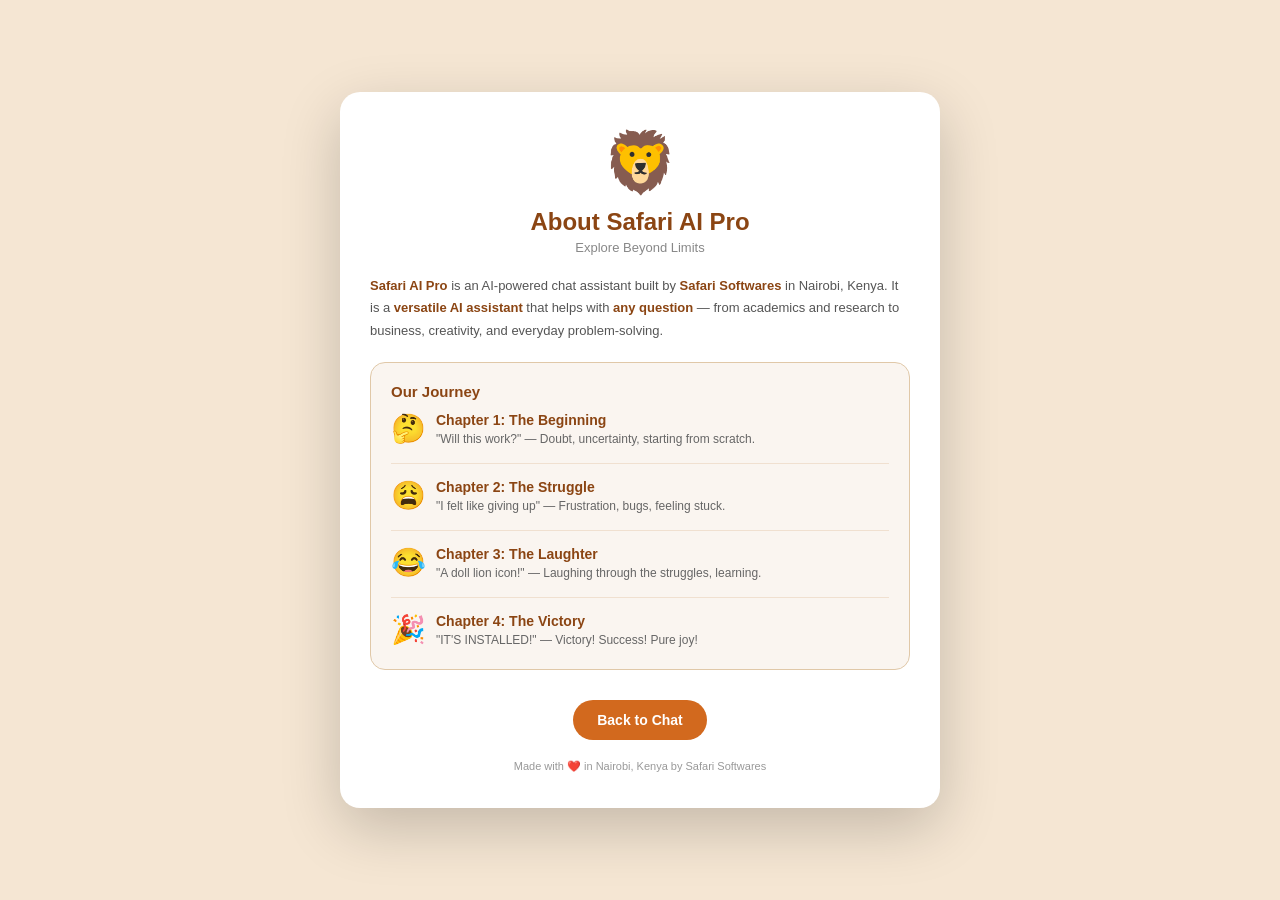
<file: templates/about.html>
<!DOCTYPE html>
<html>
<head>
<meta charset="UTF-8">
<meta name="viewport" content="width=device-width,initial-scale=1.0">
<title>About - Safari AI Pro</title>
<style>
*{margin:0;padding:0;box-sizing:border-box}
body{font-family:'Segoe UI',sans-serif;background:#f5e6d3;min-height:100vh;display:flex;justify-content:center;align-items:center;padding:20px}
.c{background:#fff;border-radius:20px;box-shadow:0 20px 60px rgba(0,0,0,.2);width:100%;max-width:600px;padding:35px 30px;text-align:center}
.logo{font-size:60px;margin-bottom:10px}
h1{color:#8b4513;font-size:24px;margin-bottom:4px}
.subtitle{color:#888;font-size:13px;margin-bottom:20px}
.story-box{background:#faf5f0;border-radius:15px;padding:20px;text-align:left;margin-bottom:20px;border:1px solid #e0c8a8}
.chapter{display:flex;align-items:flex-start;gap:10px;margin-bottom:15px;padding-bottom:15px;border-bottom:1px solid #f0e0d0}
.chapter:last-child{border-bottom:none;margin-bottom:0;padding-bottom:0}
.chapter .emoji{font-size:28px;flex-shrink:0}
.chapter .text h3{color:#8b4513;font-size:14px;margin-bottom:2px}
.chapter .text p{color:#666;font-size:12px;line-height:1.5}
.about-text{color:#555;font-size:13px;line-height:1.7;margin-bottom:20px;text-align:left}
.about-text strong{color:#8b4513}
.btn{display:inline-block;background:#d2691e;color:#fff;padding:12px 24px;border-radius:25px;text-decoration:none;font-weight:bold;font-size:14px;margin-top:10px}
.btn:hover{background:#8b4513}
.footer-note{text-align:center;margin-top:20px;font-size:11px;color:#999}
@media(max-width:400px){
    .c{padding:25px 20px}
    h1{font-size:20px}
}
</style>
</head>
<body>
<div class="c">
<div class="logo">&#x1F981;</div>
<h1>About Safari AI Pro</h1>
<p class="subtitle">Explore Beyond Limits</p>

<div class="about-text">
<p><strong>Safari AI Pro</strong> is an AI-powered chat assistant built by <strong>Safari Softwares</strong> in Nairobi, Kenya. It is a <strong>versatile AI assistant</strong> that helps with <strong>any question</strong> — from academics and research to business, creativity, and everyday problem-solving.</p>
</div>

<div class="story-box">
<h3 style="color:#8b4513;margin-bottom:12px;font-size:15px">Our Journey</h3>
<div class="chapter">
<div class="emoji">&#x1F914;</div>
<div class="text"><h3>Chapter 1: The Beginning</h3><p>"Will this work?" — Doubt, uncertainty, starting from scratch.</p></div>
</div>
<div class="chapter">
<div class="emoji">&#x1F629;</div>
<div class="text"><h3>Chapter 2: The Struggle</h3><p>"I felt like giving up" — Frustration, bugs, feeling stuck.</p></div>
</div>
<div class="chapter">
<div class="emoji">&#x1F602;</div>
<div class="text"><h3>Chapter 3: The Laughter</h3><p>"A doll lion icon!" — Laughing through the struggles, learning.</p></div>
</div>
<div class="chapter">
<div class="emoji">&#x1F389;</div>
<div class="text"><h3>Chapter 4: The Victory</h3><p>"IT'S INSTALLED!" — Victory! Success! Pure joy!</p></div>
</div>
</div>

<a href="/" class="btn">Back to Chat</a>
<p class="footer-note">Made with &#x2764;&#xFE0F; in Nairobi, Kenya by Safari Softwares</p>
</div>
</body>
</html>
</file>
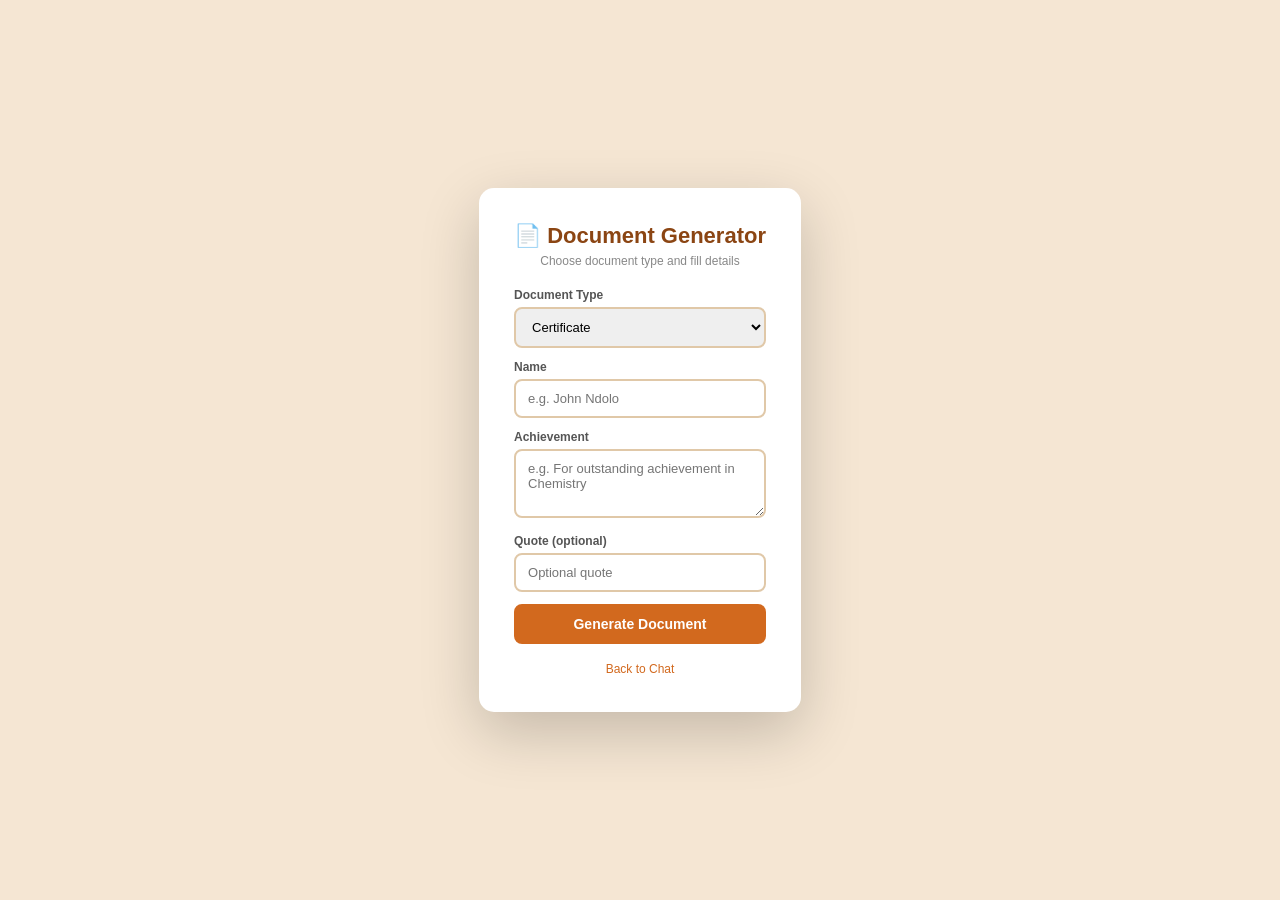
<file: templates/document_form.html>
﻿<!DOCTYPE html>
<html>
<head>
<meta charset="UTF-8">
<meta name="viewport" content="width=device-width,initial-scale=1.0">
<title>Document Generator - Safari AI Pro</title>
<style>
*{margin:0;padding:0;box-sizing:border-box}
body{font-family:'Segoe UI',sans-serif;background:#f5e6d3;display:flex;justify-content:center;align-items:center;min-height:100vh;padding:20px}
.form-box{background:#fff;max-width:600px;padding:35px;border-radius:15px;box-shadow:0 20px 60px rgba(0,0,0,.2)}
h1{color:#8b4513;font-size:22px;text-align:center;margin-bottom:5px}
.subtitle{color:#888;font-size:12px;text-align:center;margin-bottom:20px}
label{display:block;font-size:12px;color:#555;margin-bottom:5px;font-weight:600}
input,textarea,select{width:100%;padding:10px 12px;border:2px solid #e0c8a8;border-radius:8px;font-size:13px;margin-bottom:12px;outline:0;font-family:inherit}
input:focus,textarea:focus,select:focus{border-color:#d2691e}
button{width:100%;padding:12px;background:#d2691e;color:#fff;border:none;border-radius:8px;cursor:pointer;font-weight:bold;font-size:14px}
button:hover{background:#8b4513}
.back{text-align:center;margin-top:15px}
.back a{color:#d2691e;text-decoration:none;font-size:12px}
</style>
</head>
<body>
<div class="form-box">
<h1>📄 Document Generator</h1>
<p class="subtitle">Choose document type and fill details</p>
<form action="/api/v1/documents/generate" method="post">

<label>Document Type</label>
<select name="doc_type" id="docType" onchange="toggleFields()">
<option value="certificate">Certificate</option>
<option value="recommendation">Recommendation Letter</option>
<option value="proposal">Business Proposal</option>
</select>

<div id="certFields">
<label>Name</label>
<input type="text" name="name" placeholder="e.g. John Ndolo">
<label>Achievement</label>
<textarea name="achievement" rows="3" placeholder="e.g. For outstanding achievement in Chemistry"></textarea>
<label>Quote (optional)</label>
<input type="text" name="quote" placeholder="Optional quote">
</div>

<div id="letterFields" style="display:none">
<label>Your Name</label>
<input type="text" name="your_name" placeholder="e.g. John Ndolo">

<label>Your Position</label>
<input type="text" name="your_position" placeholder="e.g. CEO">

<label>Recommender Organization</label>
<input type="text" name="organization" placeholder="e.g. Google, Safaricom, Any Company">

<label>Location</label>
<input type="text" name="location" placeholder="e.g. Nairobi, Kenya">

<label>Candidate Name</label>
<input type="text" name="candidate_name" placeholder="e.g. Jane Mwangi">

<label>Gender</label>
<select name="gender">
<option value="his">Male (His)</option>
<option value="her">Female (Her)</option>
<option value="their">Neutral (Their)</option>
</select>

<label>Candidate Position</label>
<input type="text" name="candidate_position" placeholder="e.g. Developer">

<label>Duration</label>
<input type="text" name="duration" placeholder="e.g. Jan 2024 - Aug 2026">

<label>Achievement</label>
<textarea name="achievement" rows="3" placeholder="Key achievement"></textarea>
</div>

<div id="proposalFields" style="display:none">
<label>Provider Name</label>
<input type="text" name="provider_name" placeholder="e.g. John Ndolo">

<label>Provider Company</label>
<input type="text" name="provider_company" placeholder="e.g. Safari Softwares">

<label>Provider Email</label>
<input type="email" name="provider_email" placeholder="e.g. info@company.com">

<label>Provider Phone</label>
<input type="tel" name="provider_phone" placeholder="e.g. +254 7XX XXX XXX">

<label>Client Name</label>
<input type="text" name="client_name" placeholder="e.g. John Ndolo">

<label>Client Company</label>
<input type="text" name="client_company" placeholder="e.g. Acme Ltd">

<label>Client Email</label>
<input type="email" name="client_email" placeholder="e.g. client@company.com">

<label>Client Phone</label>
<input type="tel" name="client_phone" placeholder="e.g. +254 7XX XXX XXX">

<label>Project Title</label>
<input type="text" name="project_title" placeholder="e.g. E-Commerce Website">

<label>Executive Summary</label>
<textarea name="executive_summary" rows="3" placeholder="Brief overview of the project"></textarea>

<label>Problem Statement</label>
<textarea name="problem_statement" rows="3" placeholder="What problem are you solving?"></textarea>

<label>Proposed Solution</label>
<textarea name="solution" rows="3" placeholder="How will you solve it?"></textarea>

<label>Scope of Work</label>
<textarea name="scope" rows="4" placeholder="What's included in the project"></textarea>

<label>Timeline Start</label>
<input type="date" name="timeline_start">

<label>Timeline End</label>
<input type="date" name="timeline_end">

<label>Budget Amount</label>
<input type="number" name="budget" placeholder="e.g. 500000">

<label>Currency</label>
<select name="currency">
<option value="KSh">KSh (Kenya)</option>
<option value="USD">USD ($)</option>
<option value="EUR">EUR (€)</option>
<option value="GBP">GBP (£)</option>
</select>

<label>Payment Terms</label>
<input type="text" name="payment_terms" placeholder="e.g. 50% upfront, 50% on delivery">

<label>Validity (days)</label>
<input type="number" name="validity" placeholder="e.g. 30">

<label>Contact Email</label>
<input type="email" name="contact_email" placeholder="e.g. you@company.com">

<label>Contact Phone</label>
<input type="tel" name="contact_phone" placeholder="e.g. +254 7XX XXX XXX">
</div>

<button type="submit">Generate Document</button>
</form>
<div class="back"><a href="/">Back to Chat</a></div>
</div>
<script>
function toggleFields(){
    var type = document.getElementById('docType').value;
    document.getElementById('certFields').style.display = type === 'certificate' ? 'block' : 'none';
    document.getElementById('letterFields').style.display = type === 'recommendation' ? 'block' : 'none';
    document.getElementById('proposalFields').style.display = type === 'proposal' ? 'block' : 'none';
}
</script>
</body>
</html>
</file>
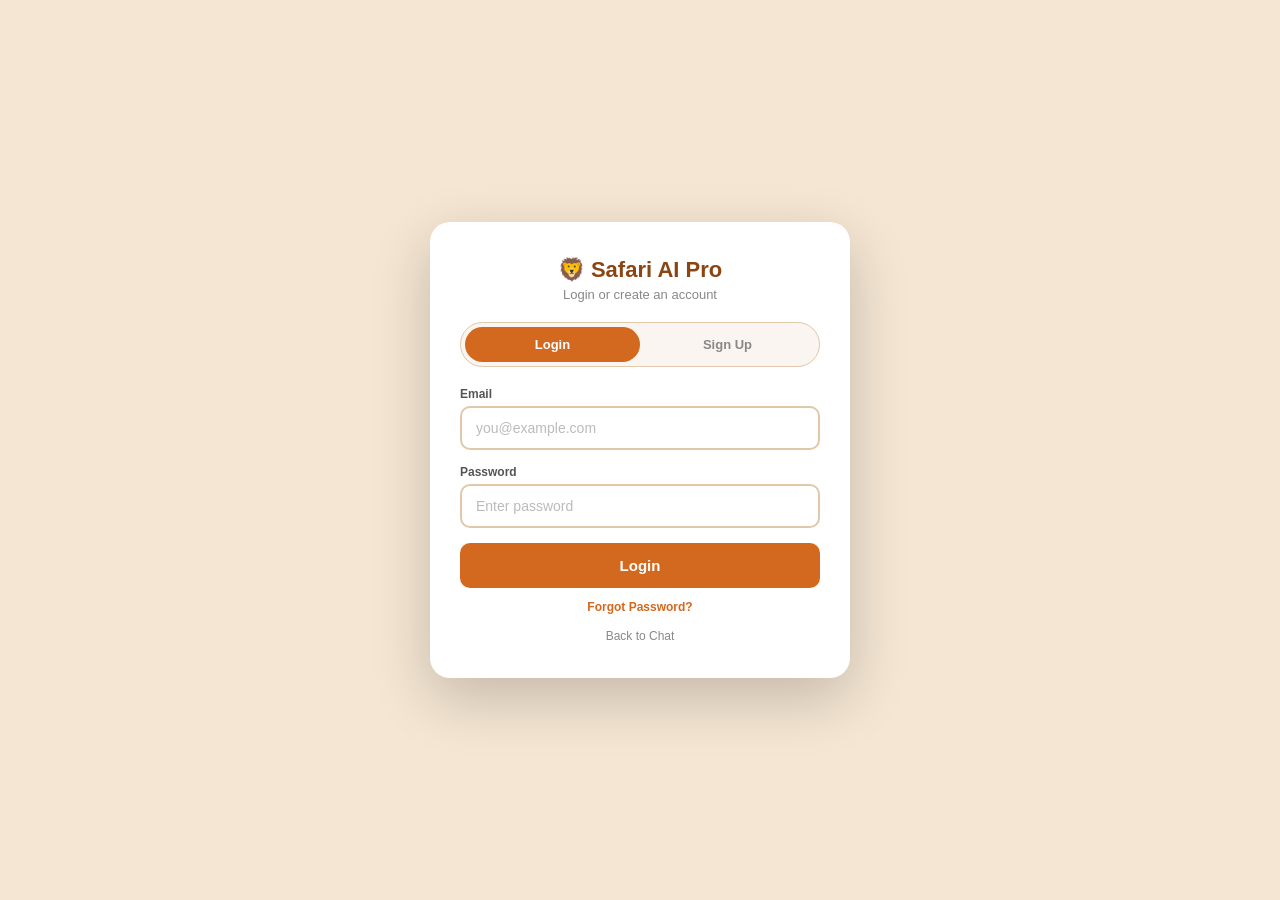
<file: templates/login.html>
﻿<!DOCTYPE html>
<html>
<head>
<meta charset="UTF-8">
<meta name="viewport" content="width=device-width,initial-scale=1.0">
<title>Login - Safari AI Pro</title>
<link rel="stylesheet" href="/static/css/style.css">
</head>
<body class="login-body">
<div class="login-container">
<h1>&#x1F981; Safari AI Pro</h1>
<p>Login or create an account</p>
<div class="tab-row">
<button class="tab-btn active" id="loginTab" onclick="showLogin()">Login</button>
<button class="tab-btn" id="signupTab" onclick="showSignup()">Sign Up</button>
</div>
<form id="loginForm">
<label>Email</label>
<input type="email" id="loginEmail" placeholder="you@example.com" required>
<label>Password</label>
<input type="password" id="loginPassword" placeholder="Enter password" required>
<button type="submit">Login</button>
<a class="forgot-link" onclick="showForgot()">Forgot Password?</a>
</form>
<form id="signupForm" style="display:none">
<label>Full Name</label>
<input type="text" id="signupName" placeholder="Your name" required>
<label>Email</label>
<input type="email" id="signupEmail" placeholder="you@example.com" required>
<label>Password</label>
<input type="password" id="signupPassword" placeholder="Min 4 characters" required>
<button type="submit">Create Account</button>
</form>
<form id="forgotForm" style="display:none">
<label>Email</label>
<input type="email" id="forgotEmail" placeholder="Enter your email" required>
<button type="submit">Send Reset Link</button>
<a class="forgot-link" onclick="showLogin()">Back to Login</a>
</form>
<div class="msg" id="msg"></div>
<a href="/" class="back">Back to Chat</a>
</div>
<script src="/static/js/auth.js"></script>
</body>
</html>
</file>
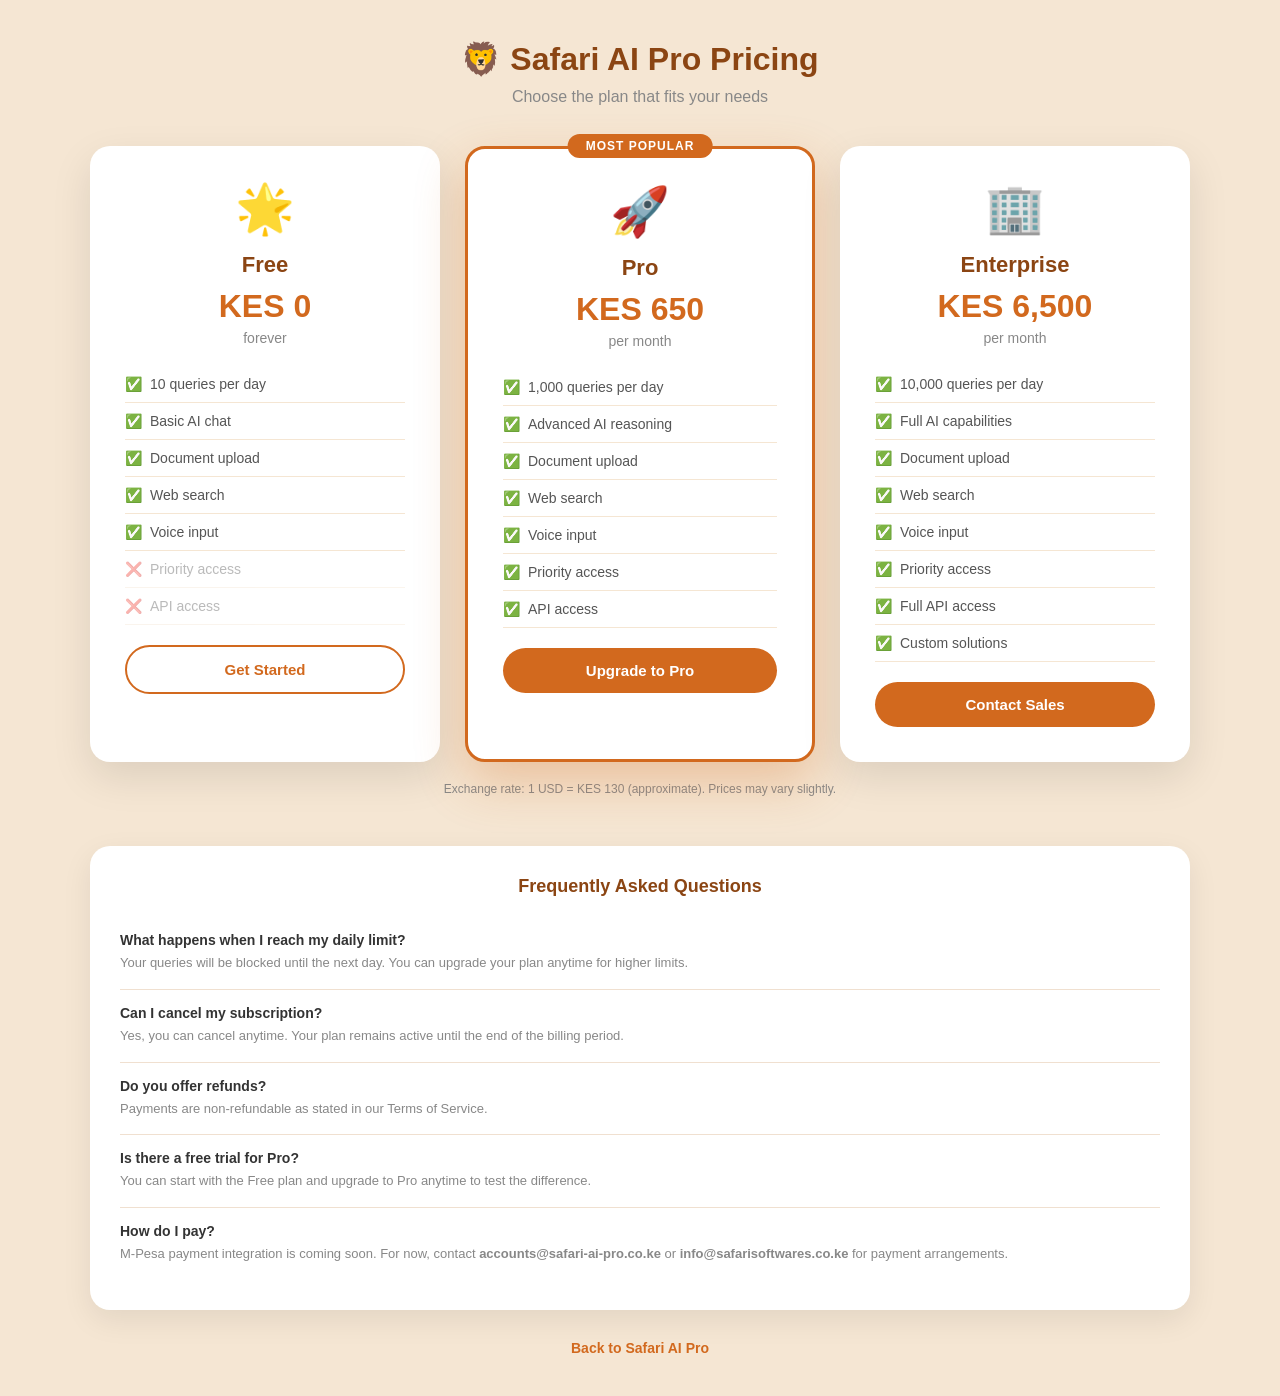
<file: templates/pricing.html>
﻿<!DOCTYPE html>
<html>
<head>
<meta charset="UTF-8">
<meta name="viewport" content="width=device-width,initial-scale=1.0">
<title>Pricing - Safari AI Pro</title>
<style>
*{margin:0;padding:0;box-sizing:border-box}
body{font-family:'Segoe UI',sans-serif;background:#f5e6d3;padding:40px 20px;min-height:100vh;display:flex;justify-content:center;align-items:center}
.c{max-width:1100px;width:100%}
h1{color:#8b4513;text-align:center;font-size:32px;margin-bottom:10px}
.subtitle{text-align:center;color:#888;font-size:16px;margin-bottom:40px}
.plans{display:flex;gap:25px;flex-wrap:wrap;justify-content:center}
.plan{background:#fff;border-radius:20px;padding:35px;text-align:center;flex:1;min-width:280px;max-width:350px;box-shadow:0 15px 40px rgba(0,0,0,.1);position:relative;transition:transform .3s,box-shadow .3s}
.plan:hover{transform:translateY(-10px);box-shadow:0 25px 60px rgba(0,0,0,.15)}
.plan.featured{border:3px solid #d2691e;box-shadow:0 20px 50px rgba(210,105,30,.3)}
.plan.featured:hover{box-shadow:0 30px 70px rgba(210,105,30,.4)}
.popular-badge{position:absolute;top:-15px;left:50%;transform:translateX(-50%);background:#d2691e;color:#fff;padding:5px 18px;border-radius:20px;font-size:12px;font-weight:bold;letter-spacing:1px;text-transform:uppercase}
.plan-icon{font-size:48px;margin-bottom:15px}
.plan h2{color:#8b4513;font-size:22px;margin-bottom:10px}
.plan .price{font-size:32px;font-weight:bold;color:#d2691e;margin-bottom:5px}
.plan .period{color:#888;font-size:14px;margin-bottom:20px}
.plan ul{list-style:none;margin:20px 0;text-align:left}
.plan li{padding:10px 0;border-bottom:1px solid #f5e6d3;font-size:14px;color:#555}
.plan li::before{content:'\2705';margin-right:8px}
.plan li.disabled{opacity:0.4}
.plan li.disabled::before{content:'\274C';margin-right:8px}
.plan-btn{display:block;background:#d2691e;color:#fff;text-decoration:none;padding:14px 30px;border-radius:30px;font-weight:bold;font-size:15px;margin-top:20px;transition:background .3s}
.plan-btn:hover{background:#8b4513}
.plan-btn.outline{background:transparent;color:#d2691e;border:2px solid #d2691e}
.plan-btn.outline:hover{background:#d2691e;color:#fff}
.note{text-align:center;margin-top:20px;font-size:12px;color:#888}
.faq{margin-top:50px;background:#fff;border-radius:20px;padding:30px;box-shadow:0 10px 30px rgba(0,0,0,.08)}
.faq h3{color:#8b4513;font-size:18px;margin-bottom:20px;text-align:center}
.faq-item{border-bottom:1px solid #f0e0d0;padding:15px 0}
.faq-item:last-child{border-bottom:none}
.faq-q{font-weight:bold;color:#333;font-size:14px;margin-bottom:5px}
.faq-a{color:#888;font-size:13px;line-height:1.6}
.back-link{display:block;text-align:center;margin-top:30px;color:#d2691e;text-decoration:none;font-size:14px;font-weight:bold}
.back-link:hover{text-decoration:underline}
@media(max-width:768px){
.plans{flex-direction:column;align-items:center}
.plan{max-width:400px;width:100%}
}
</style>
</head>
<body>
<div class="c">
<h1>&#x1F981; Safari AI Pro Pricing</h1>
<p class="subtitle">Choose the plan that fits your needs</p>

<div class="plans">

<div class="plan">
<div class="plan-icon">&#x1F31F;</div>
<h2>Free</h2>
<div class="price">KES 0</div>
<div class="period">forever</div>
<ul>
<li>10 queries per day</li>
<li>Basic AI chat</li>
<li>Document upload</li>
<li>Web search</li>
<li>Voice input</li>
<li class="disabled">Priority access</li>
<li class="disabled">API access</li>
</ul>
<a href="/login" class="plan-btn outline">Get Started</a>
</div>

<div class="plan featured">
<div class="popular-badge">Most Popular</div>
<div class="plan-icon">&#x1F680;</div>
<h2>Pro</h2>
<div class="price">KES 650</div>
<div class="period">per month</div>
<ul>
<li>1,000 queries per day</li>
<li>Advanced AI reasoning</li>
<li>Document upload</li>
<li>Web search</li>
<li>Voice input</li>
<li>Priority access</li>
<li>API access</li>
</ul>
<a href="/login" class="plan-btn">Upgrade to Pro</a>
</div>

<div class="plan">
<div class="plan-icon">&#x1F3E2;</div>
<h2>Enterprise</h2>
<div class="price">KES 6,500</div>
<div class="period">per month</div>
<ul>
<li>10,000 queries per day</li>
<li>Full AI capabilities</li>
<li>Document upload</li>
<li>Web search</li>
<li>Voice input</li>
<li>Priority access</li>
<li>Full API access</li>
<li>Custom solutions</li>
</ul>
<a href="/login" class="plan-btn">Contact Sales</a>
</div>

</div>

<p class="note">Exchange rate: 1 USD = KES 130 (approximate). Prices may vary slightly.</p>

<div class="faq">
<h3>Frequently Asked Questions</h3>
<div class="faq-item">
<div class="faq-q">What happens when I reach my daily limit?</div>
<div class="faq-a">Your queries will be blocked until the next day. You can upgrade your plan anytime for higher limits.</div>
</div>
<div class="faq-item">
<div class="faq-q">Can I cancel my subscription?</div>
<div class="faq-a">Yes, you can cancel anytime. Your plan remains active until the end of the billing period.</div>
</div>
<div class="faq-item">
<div class="faq-q">Do you offer refunds?</div>
<div class="faq-a">Payments are non-refundable as stated in our Terms of Service.</div>
</div>
<div class="faq-item">
<div class="faq-q">Is there a free trial for Pro?</div>
<div class="faq-a">You can start with the Free plan and upgrade to Pro anytime to test the difference.</div>
</div>
<div class="faq-item">
<div class="faq-q">How do I pay?</div>
<div class="faq-a">M-Pesa payment integration is coming soon. For now, contact <strong>accounts@safari-ai-pro.co.ke</strong> or <strong>info@safarisoftwares.co.ke</strong> for payment arrangements.</div>
</div>
</div>

<a href="/" class="back-link">Back to Safari AI Pro</a>
</div>
</body>
</html>
</file>
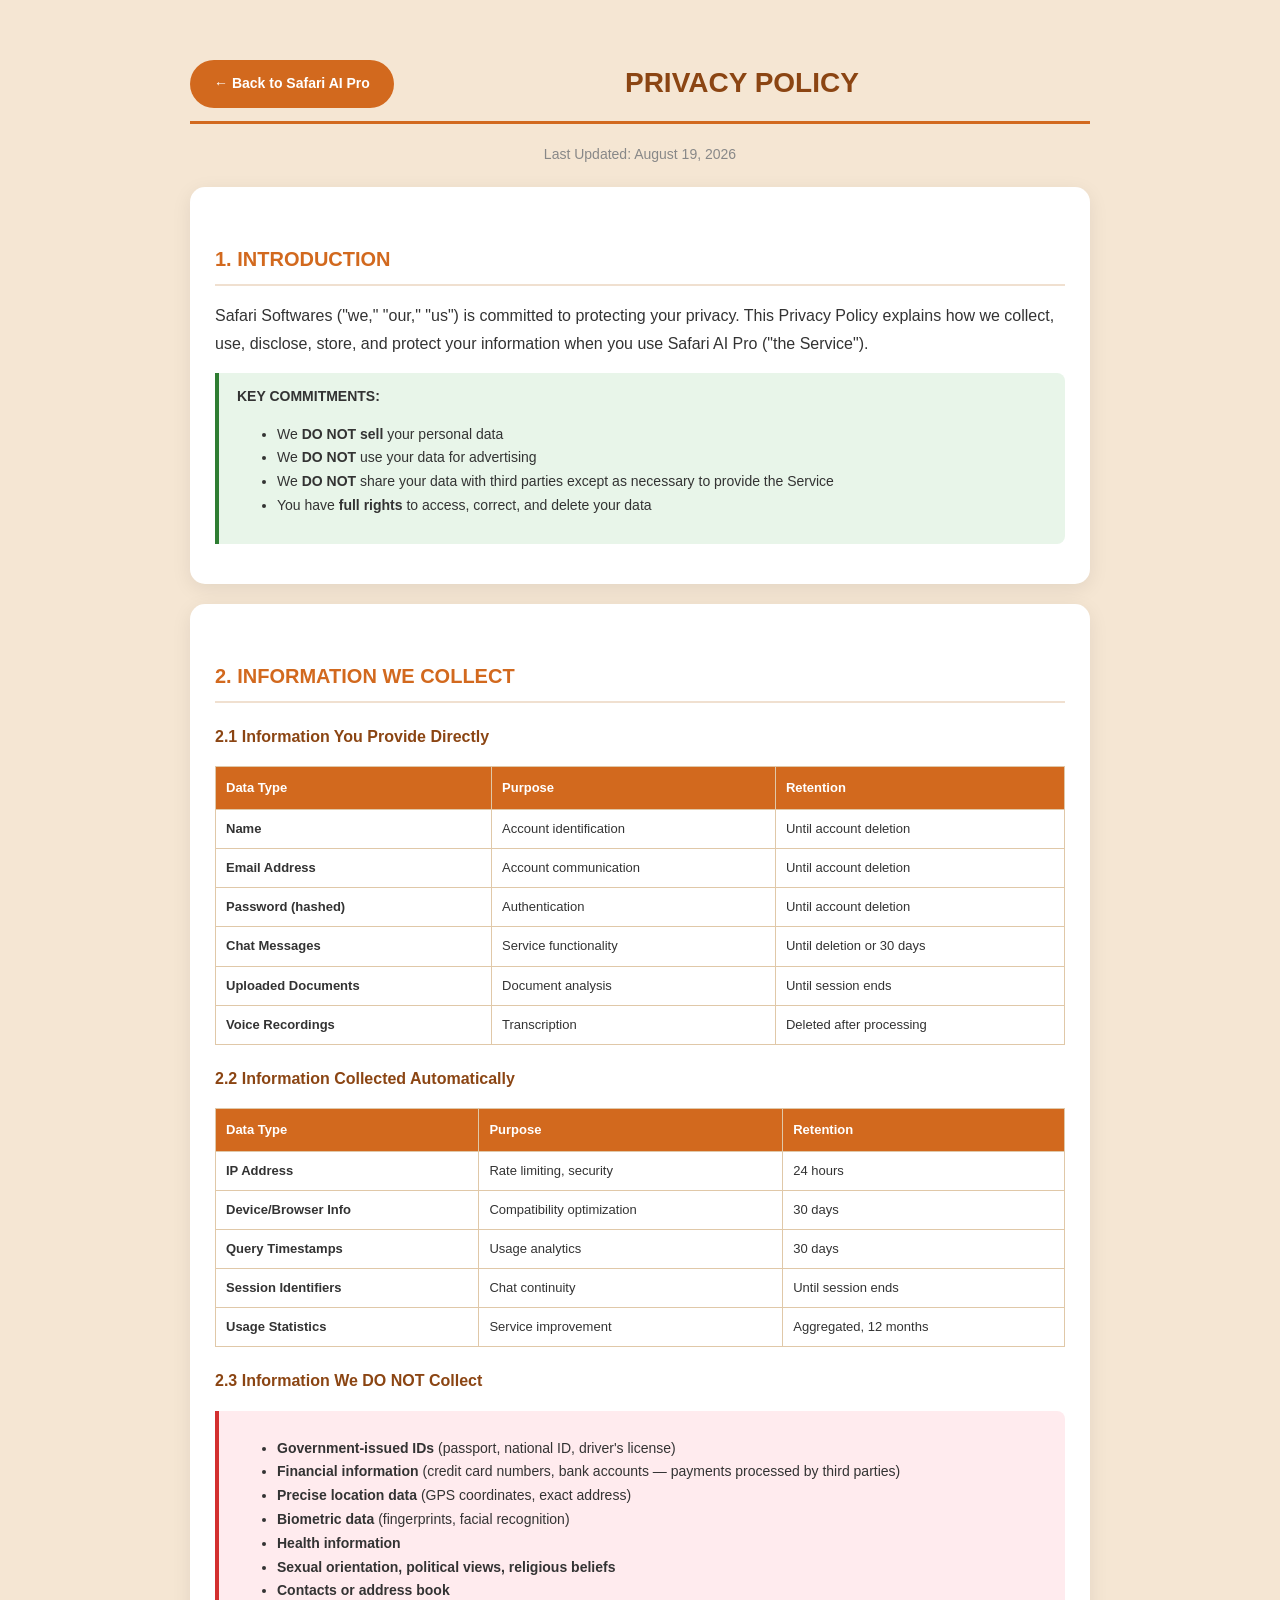
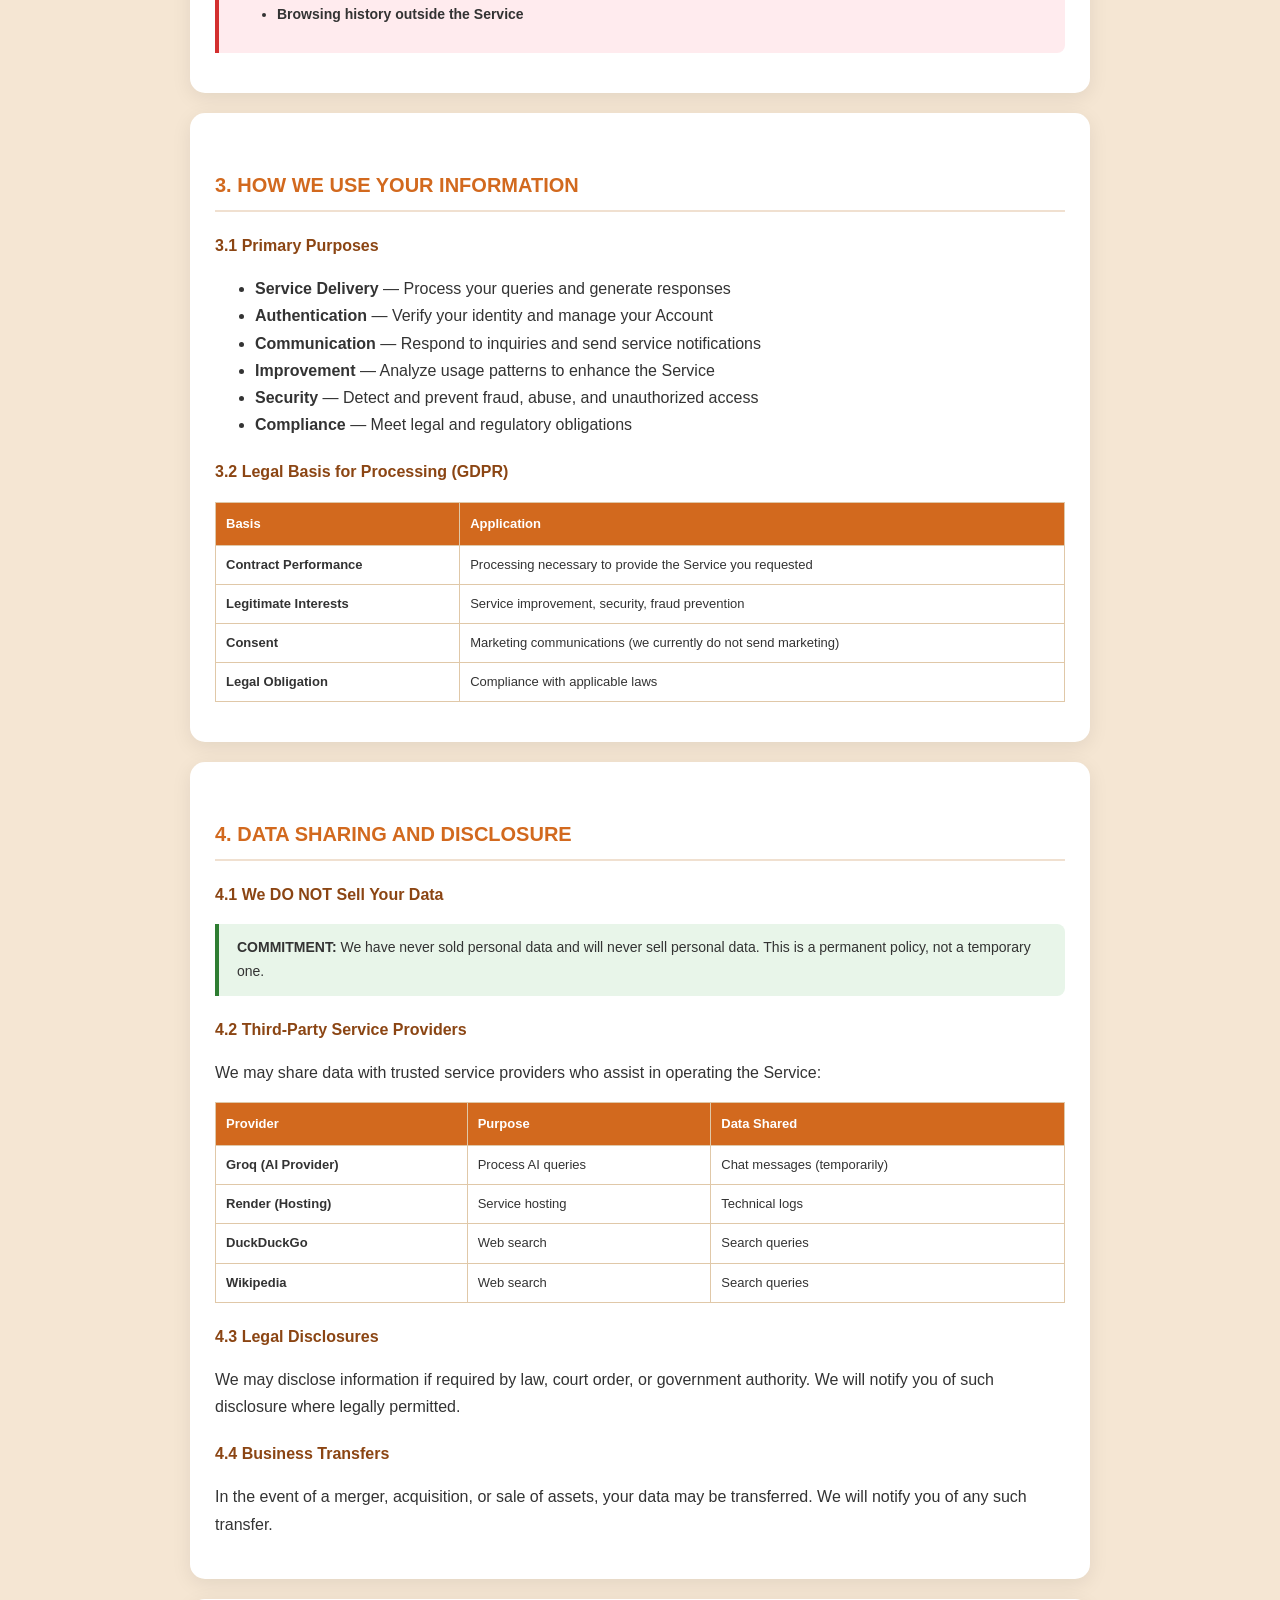
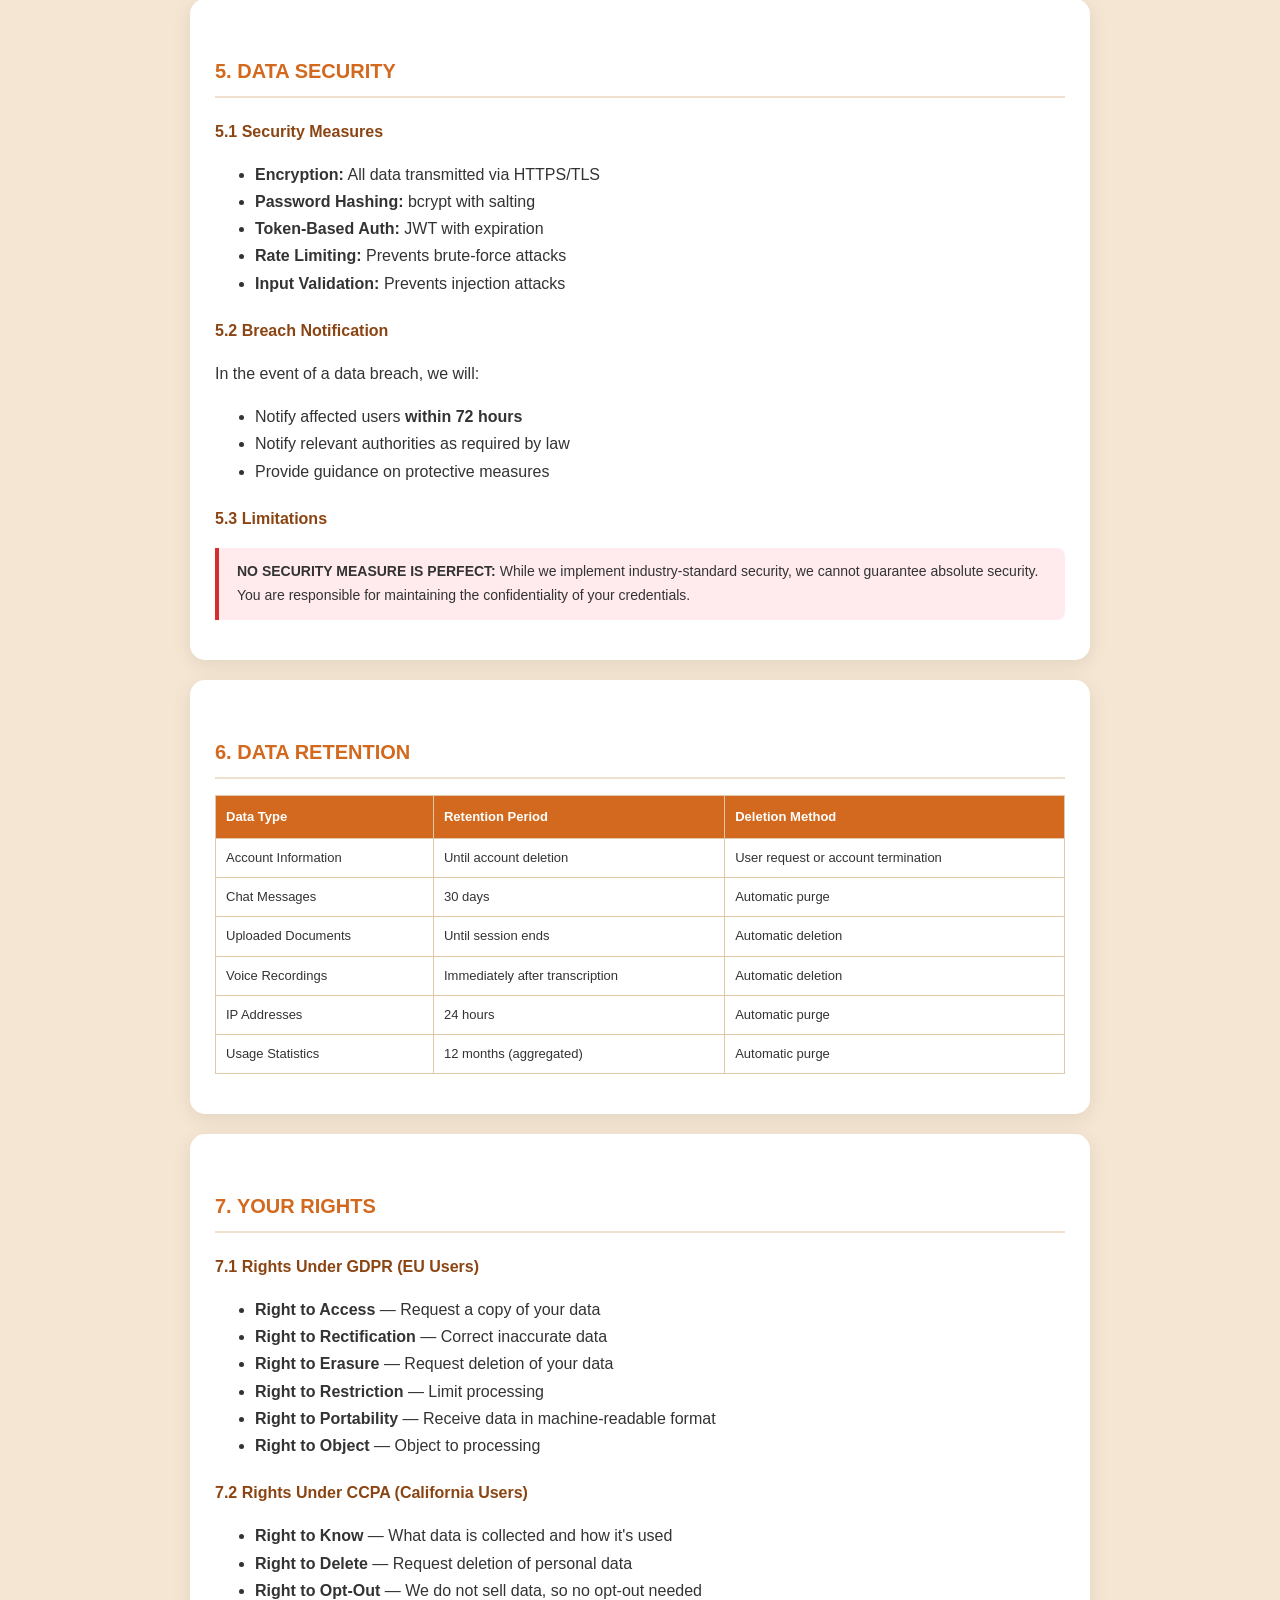
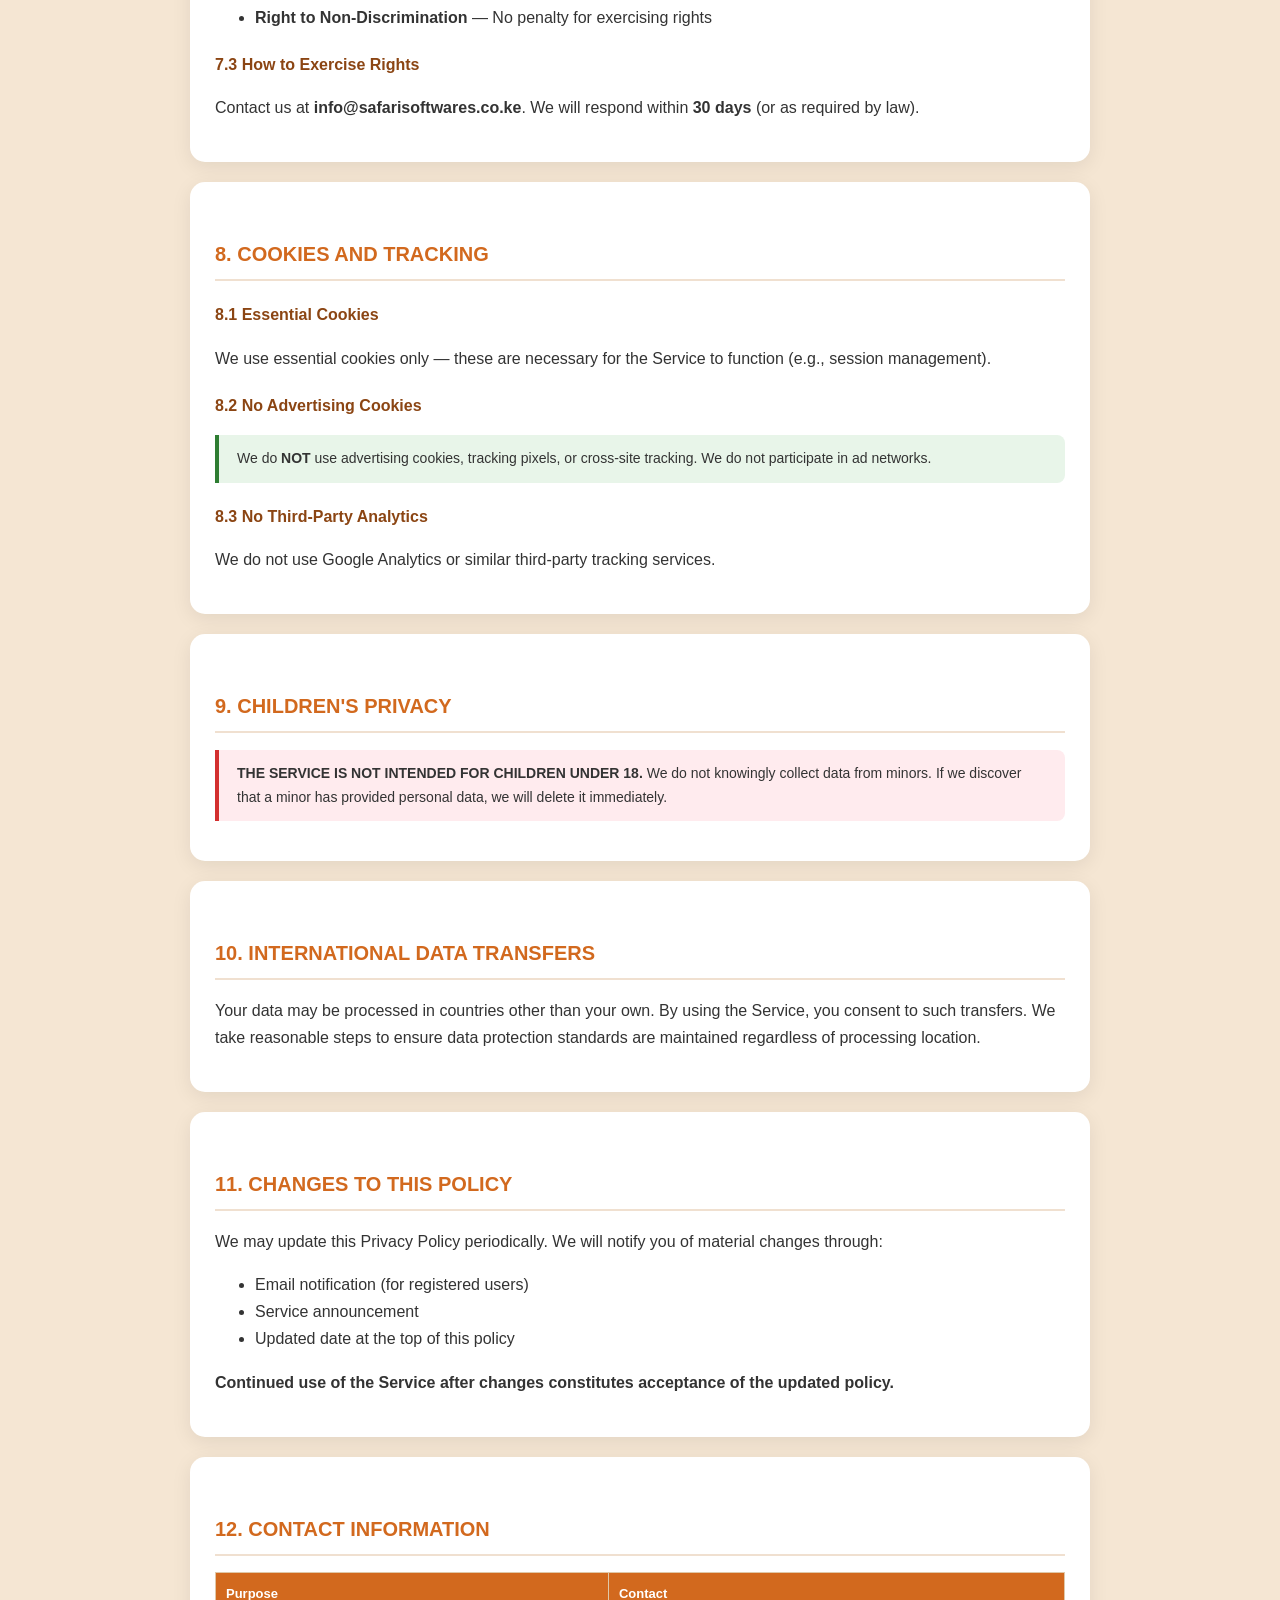
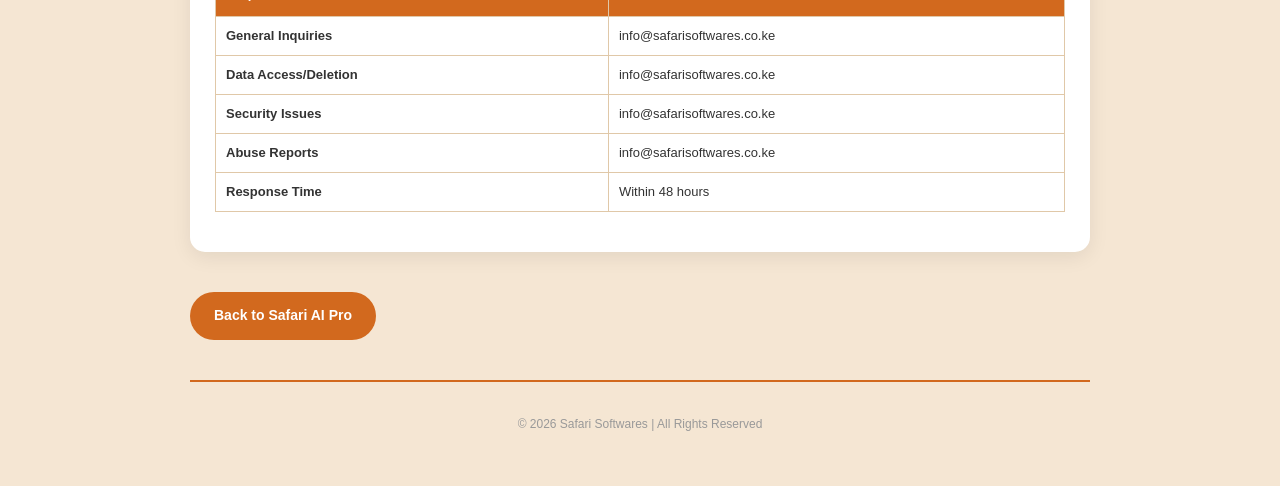
<file: templates/privacy.html>
﻿<!DOCTYPE html>
<html>
<head>
<meta charset="UTF-8">
<meta name="viewport" content="width=device-width,initial-scale=1.0">
<title>Privacy Policy - Safari AI Pro</title>
<style>
body{font-family:'Segoe UI',sans-serif;background:#f5e6d3;padding:40px;max-width:900px;margin:auto;line-height:1.7;color:#333}
h1{color:#8b4513;text-align:center;font-size:28px;border-bottom:3px solid #d2691e;padding-bottom:15px}
h2{color:#d2691e;font-size:20px;margin-top:30px;border-bottom:2px solid #f0e0d0;padding-bottom:8px}
h3{color:#8b4513;font-size:16px;margin-top:20px}
.section{background:#fff;border-radius:15px;padding:25px;margin:20px 0;box-shadow:0 5px 20px rgba(0,0,0,.08)}
.note{background:#fff3e0;border-left:4px solid #ff9800;padding:12px 18px;margin:15px 0;font-size:14px;border-radius:0 8px 8px 0}
.warning{background:#ffebee;border-left:4px solid #d32f2f;padding:12px 18px;margin:15px 0;font-size:14px;border-radius:0 8px 8px 0}
.highlight{background:#e8f5e9;border-left:4px solid #2e7d32;padding:12px 18px;margin:15px 0;font-size:14px;border-radius:0 8px 8px 0}
table{width:100%;border-collapse:collapse;margin:15px 0;font-size:13px}
th{background:#d2691e;color:#fff;padding:10px;text-align:left;border:1px solid #e0c8a8}
td{padding:8px 10px;border:1px solid #e0c8a8}
.back-btn{display:inline-block;background:#d2691e;color:#fff;padding:12px 24px;border-radius:25px;text-decoration:none;font-weight:bold;margin-top:20px;font-size:14px}
.top-back{margin-bottom:20px;float:left}
.back-btn:hover{background:#8b4513}
.footer{text-align:center;margin-top:40px;padding-top:20px;border-top:2px solid #d2691e;font-size:12px;color:#999}
</style>
</head>
<body>

<a href="/" class="back-btn top-back">← Back to Safari AI Pro</a>
<h1>PRIVACY POLICY</h1>
<p style="text-align:center;color:#888;font-size:14px">Last Updated: August 19, 2026</p>

<div class="section">
<h2>1. INTRODUCTION</h2>
<p>Safari Softwares ("we," "our," "us") is committed to protecting your privacy. This Privacy Policy explains how we collect, use, disclose, store, and protect your information when you use Safari AI Pro ("the Service").</p>

<div class="highlight">
<strong>KEY COMMITMENTS:</strong>
<ul>
<li>We <strong>DO NOT sell</strong> your personal data</li>
<li>We <strong>DO NOT</strong> use your data for advertising</li>
<li>We <strong>DO NOT</strong> share your data with third parties except as necessary to provide the Service</li>
<li>You have <strong>full rights</strong> to access, correct, and delete your data</li>
</ul>
</div>
</div>

<div class="section">
<h2>2. INFORMATION WE COLLECT</h2>

<h3>2.1 Information You Provide Directly</h3>
<table>
<tr><th>Data Type</th><th>Purpose</th><th>Retention</th></tr>
<tr><td><strong>Name</strong></td><td>Account identification</td><td>Until account deletion</td></tr>
<tr><td><strong>Email Address</strong></td><td>Account communication</td><td>Until account deletion</td></tr>
<tr><td><strong>Password (hashed)</strong></td><td>Authentication</td><td>Until account deletion</td></tr>
<tr><td><strong>Chat Messages</strong></td><td>Service functionality</td><td>Until deletion or 30 days</td></tr>
<tr><td><strong>Uploaded Documents</strong></td><td>Document analysis</td><td>Until session ends</td></tr>
<tr><td><strong>Voice Recordings</strong></td><td>Transcription</td><td>Deleted after processing</td></tr>
</table>

<h3>2.2 Information Collected Automatically</h3>
<table>
<tr><th>Data Type</th><th>Purpose</th><th>Retention</th></tr>
<tr><td><strong>IP Address</strong></td><td>Rate limiting, security</td><td>24 hours</td></tr>
<tr><td><strong>Device/Browser Info</strong></td><td>Compatibility optimization</td><td>30 days</td></tr>
<tr><td><strong>Query Timestamps</strong></td><td>Usage analytics</td><td>30 days</td></tr>
<tr><td><strong>Session Identifiers</strong></td><td>Chat continuity</td><td>Until session ends</td></tr>
<tr><td><strong>Usage Statistics</strong></td><td>Service improvement</td><td>Aggregated, 12 months</td></tr>
</table>

<h3>2.3 Information We DO NOT Collect</h3>
<div class="warning">
<ul>
<li><strong>Government-issued IDs</strong> (passport, national ID, driver's license)</li>
<li><strong>Financial information</strong> (credit card numbers, bank accounts — payments processed by third parties)</li>
<li><strong>Precise location data</strong> (GPS coordinates, exact address)</li>
<li><strong>Biometric data</strong> (fingerprints, facial recognition)</li>
<li><strong>Health information</strong></li>
<li><strong>Sexual orientation, political views, religious beliefs</strong></li>
<li><strong>Contacts or address book</strong></li>
<li><strong>Browsing history outside the Service</strong></li>
</ul>
</div>
</div>

<div class="section">
<h2>3. HOW WE USE YOUR INFORMATION</h2>

<h3>3.1 Primary Purposes</h3>
<ul>
<li><strong>Service Delivery</strong> — Process your queries and generate responses</li>
<li><strong>Authentication</strong> — Verify your identity and manage your Account</li>
<li><strong>Communication</strong> — Respond to inquiries and send service notifications</li>
<li><strong>Improvement</strong> — Analyze usage patterns to enhance the Service</li>
<li><strong>Security</strong> — Detect and prevent fraud, abuse, and unauthorized access</li>
<li><strong>Compliance</strong> — Meet legal and regulatory obligations</li>
</ul>

<h3>3.2 Legal Basis for Processing (GDPR)</h3>
<table>
<tr><th>Basis</th><th>Application</th></tr>
<tr><td><strong>Contract Performance</strong></td><td>Processing necessary to provide the Service you requested</td></tr>
<tr><td><strong>Legitimate Interests</strong></td><td>Service improvement, security, fraud prevention</td></tr>
<tr><td><strong>Consent</strong></td><td>Marketing communications (we currently do not send marketing)</td></tr>
<tr><td><strong>Legal Obligation</strong></td><td>Compliance with applicable laws</td></tr>
</table>
</div>

<div class="section">
<h2>4. DATA SHARING AND DISCLOSURE</h2>

<h3>4.1 We DO NOT Sell Your Data</h3>
<div class="highlight">
<strong>COMMITMENT:</strong> We have never sold personal data and will never sell personal data. This is a permanent policy, not a temporary one.
</div>

<h3>4.2 Third-Party Service Providers</h3>
<p>We may share data with trusted service providers who assist in operating the Service:</p>
<table>
<tr><th>Provider</th><th>Purpose</th><th>Data Shared</th></tr>
<tr><td><strong>Groq (AI Provider)</strong></td><td>Process AI queries</td><td>Chat messages (temporarily)</td></tr>
<tr><td><strong>Render (Hosting)</strong></td><td>Service hosting</td><td>Technical logs</td></tr>
<tr><td><strong>DuckDuckGo</strong></td><td>Web search</td><td>Search queries</td></tr>
<tr><td><strong>Wikipedia</strong></td><td>Web search</td><td>Search queries</td></tr>
</table>

<h3>4.3 Legal Disclosures</h3>
<p>We may disclose information if required by law, court order, or government authority. We will notify you of such disclosure where legally permitted.</p>

<h3>4.4 Business Transfers</h3>
<p>In the event of a merger, acquisition, or sale of assets, your data may be transferred. We will notify you of any such transfer.</p>
</div>

<div class="section">
<h2>5. DATA SECURITY</h2>

<h3>5.1 Security Measures</h3>
<ul>
<li><strong>Encryption:</strong> All data transmitted via HTTPS/TLS</li>
<li><strong>Password Hashing:</strong> bcrypt with salting</li>
<li><strong>Token-Based Auth:</strong> JWT with expiration</li>
<li><strong>Rate Limiting:</strong> Prevents brute-force attacks</li>
<li><strong>Input Validation:</strong> Prevents injection attacks</li>
</ul>

<h3>5.2 Breach Notification</h3>
<p>In the event of a data breach, we will:</p>
<ul>
<li>Notify affected users <strong>within 72 hours</strong></li>
<li>Notify relevant authorities as required by law</li>
<li>Provide guidance on protective measures</li>
</ul>

<h3>5.3 Limitations</h3>
<div class="warning">
<strong>NO SECURITY MEASURE IS PERFECT:</strong> While we implement industry-standard security, we cannot guarantee absolute security. You are responsible for maintaining the confidentiality of your credentials.
</div>
</div>

<div class="section">
<h2>6. DATA RETENTION</h2>

<table>
<tr><th>Data Type</th><th>Retention Period</th><th>Deletion Method</th></tr>
<tr><td>Account Information</td><td>Until account deletion</td><td>User request or account termination</td></tr>
<tr><td>Chat Messages</td><td>30 days</td><td>Automatic purge</td></tr>
<tr><td>Uploaded Documents</td><td>Until session ends</td><td>Automatic deletion</td></tr>
<tr><td>Voice Recordings</td><td>Immediately after transcription</td><td>Automatic deletion</td></tr>
<tr><td>IP Addresses</td><td>24 hours</td><td>Automatic purge</td></tr>
<tr><td>Usage Statistics</td><td>12 months (aggregated)</td><td>Automatic purge</td></tr>
</table>
</div>

<div class="section">
<h2>7. YOUR RIGHTS</h2>

<h3>7.1 Rights Under GDPR (EU Users)</h3>
<ul>
<li><strong>Right to Access</strong> — Request a copy of your data</li>
<li><strong>Right to Rectification</strong> — Correct inaccurate data</li>
<li><strong>Right to Erasure</strong> — Request deletion of your data</li>
<li><strong>Right to Restriction</strong> — Limit processing</li>
<li><strong>Right to Portability</strong> — Receive data in machine-readable format</li>
<li><strong>Right to Object</strong> — Object to processing</li>
</ul>

<h3>7.2 Rights Under CCPA (California Users)</h3>
<ul>
<li><strong>Right to Know</strong> — What data is collected and how it's used</li>
<li><strong>Right to Delete</strong> — Request deletion of personal data</li>
<li><strong>Right to Opt-Out</strong> — We do not sell data, so no opt-out needed</li>
<li><strong>Right to Non-Discrimination</strong> — No penalty for exercising rights</li>
</ul>

<h3>7.3 How to Exercise Rights</h3>
<p>Contact us at <strong>info@safarisoftwares.co.ke</strong>. We will respond within <strong>30 days</strong> (or as required by law).</p>
</div>

<div class="section">
<h2>8. COOKIES AND TRACKING</h2>

<h3>8.1 Essential Cookies</h3>
<p>We use essential cookies only — these are necessary for the Service to function (e.g., session management).</p>

<h3>8.2 No Advertising Cookies</h3>
<div class="highlight">
We do <strong>NOT</strong> use advertising cookies, tracking pixels, or cross-site tracking. We do not participate in ad networks.
</div>

<h3>8.3 No Third-Party Analytics</h3>
<p>We do not use Google Analytics or similar third-party tracking services.</p>
</div>

<div class="section">
<h2>9. CHILDREN'S PRIVACY</h2>
<div class="warning">
<strong>THE SERVICE IS NOT INTENDED FOR CHILDREN UNDER 18.</strong> We do not knowingly collect data from minors. If we discover that a minor has provided personal data, we will delete it immediately.
</div>
</div>

<div class="section">
<h2>10. INTERNATIONAL DATA TRANSFERS</h2>
<p>Your data may be processed in countries other than your own. By using the Service, you consent to such transfers. We take reasonable steps to ensure data protection standards are maintained regardless of processing location.</p>
</div>

<div class="section">
<h2>11. CHANGES TO THIS POLICY</h2>
<p>We may update this Privacy Policy periodically. We will notify you of material changes through:</p>
<ul>
<li>Email notification (for registered users)</li>
<li>Service announcement</li>
<li>Updated date at the top of this policy</li>
</ul>
<p><strong>Continued use of the Service after changes constitutes acceptance of the updated policy.</strong></p>
</div>

<div class="section">
<h2>12. CONTACT INFORMATION</h2>
<table>
<tr><th>Purpose</th><th>Contact</th></tr>
<tr><td><strong>General Inquiries</strong></td><td>info@safarisoftwares.co.ke</td></tr>
<tr><td><strong>Data Access/Deletion</strong></td><td>info@safarisoftwares.co.ke</td></tr>
<tr><td><strong>Security Issues</strong></td><td>info@safarisoftwares.co.ke</td></tr>
<tr><td><strong>Abuse Reports</strong></td><td>info@safarisoftwares.co.ke</td></tr>
<tr><td><strong>Response Time</strong></td><td>Within 48 hours</td></tr>
</table>
</div>

<a href="/" class="back-btn">Back to Safari AI Pro</a>

<div class="footer">
<p>&copy; 2026 Safari Softwares | All Rights Reserved</p>
</div>

</body>
</html>
</file>
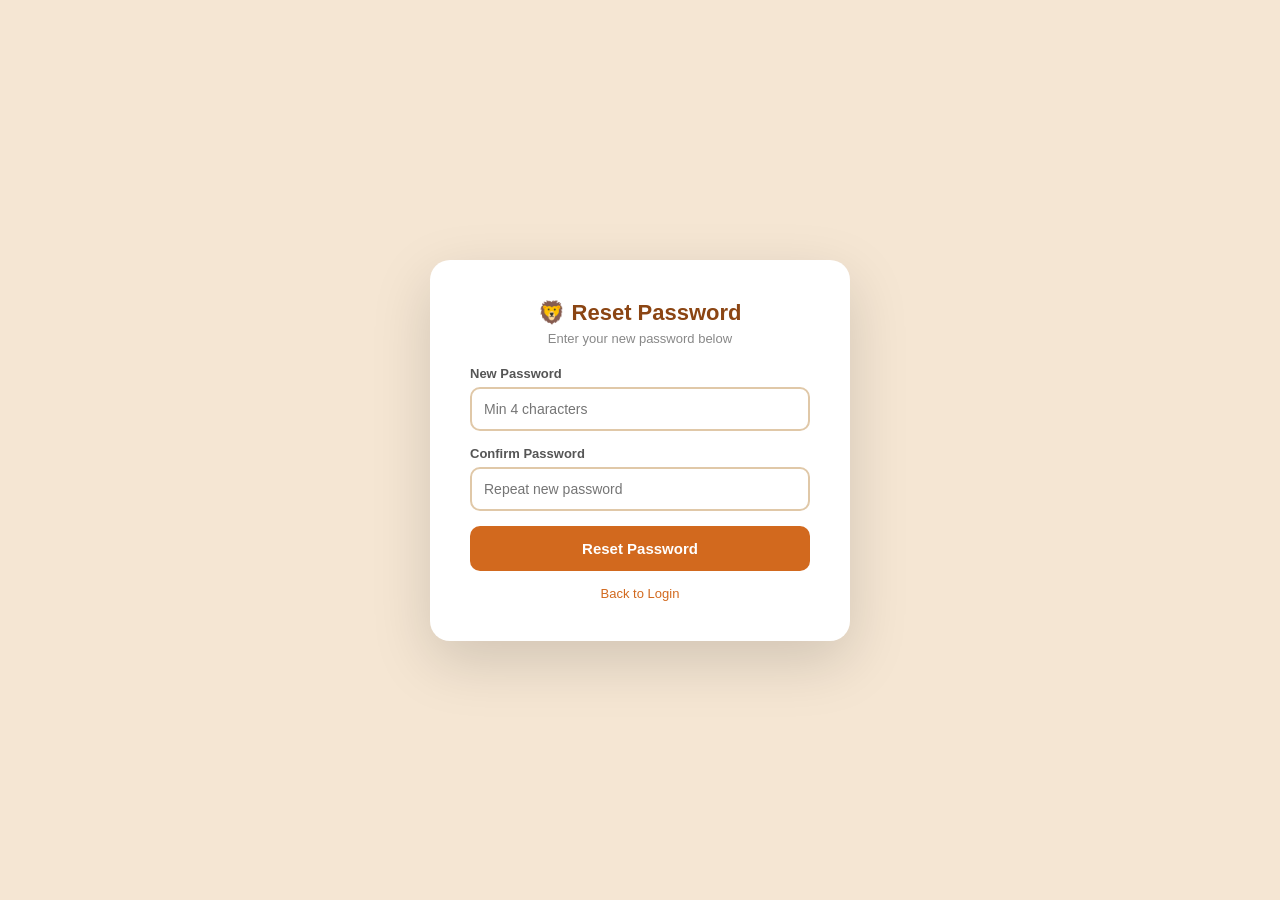
<file: templates/reset-password.html>
﻿<!DOCTYPE html>
<html>
<head>
<meta charset="UTF-8">
<meta name="viewport" content="width=device-width,initial-scale=1.0">
<title>Reset Password - Safari AI Pro</title>
<style>
*{margin:0;padding:0;box-sizing:border-box}
body{font-family:'Segoe UI',sans-serif;background:#f5e6d3;min-height:100vh;display:flex;justify-content:center;align-items:center;padding:20px}
.c{background:#fff;border-radius:20px;box-shadow:0 20px 60px rgba(0,0,0,.15);padding:40px;width:100%;max-width:420px}
h1{color:#8b4513;font-size:22px;text-align:center;margin-bottom:5px}
p{color:#888;text-align:center;margin-bottom:20px;font-size:13px}
label{display:block;margin-bottom:6px;color:#555;font-weight:600;font-size:13px}
input{padding:12px;margin-bottom:15px;width:100%;border:2px solid #e0c8a8;border-radius:10px;font-size:14px;outline:0}
input:focus{border-color:#d2691e}
button{background:#d2691e;color:#fff;border:0;padding:14px;border-radius:10px;cursor:pointer;font-weight:bold;width:100%;font-size:15px}
.msg{margin-top:12px;text-align:center;font-size:13px;display:none}
.msg.success{color:#2e7d32;display:block}
.msg.error{color:#d32f2f;display:block}
.back{display:block;text-align:center;margin-top:15px;color:#d2691e;text-decoration:none;font-size:13px}
</style>
</head>
<body>
<div class="c">
<h1>&#x1F981; Reset Password</h1>
<p>Enter your new password below</p>
<form id="resetForm">
<label>New Password</label>
<input type="password" id="newPassword" placeholder="Min 4 characters" required>
<label>Confirm Password</label>
<input type="password" id="confirmPassword" placeholder="Repeat new password" required>
<button type="submit">Reset Password</button>
</form>
<div class="msg" id="msg"></div>
<a href="/login" class="back">Back to Login</a>
</div>
<script>
var urlParams=new URLSearchParams(window.location.search);
var token=urlParams.get('token')||'';

document.getElementById('resetForm').addEventListener('submit',async function(e){
    e.preventDefault();
    if(!token){showMsg('No reset token found in URL.','error');return;}
    var pass=document.getElementById('newPassword').value;
    var confirm=document.getElementById('confirmPassword').value;
    if(pass.length<4){showMsg('Password must be at least 4 characters.','error');return;}
    if(pass!==confirm){showMsg('Passwords do not match.','error');return;}
    
    var fd=new FormData();
    fd.append('reset_token',token);
    fd.append('new_password',pass);
    
    var r=await fetch('/api/v1/auth/reset-password',{method:'POST',body:fd});
    var d=await r.json();
    
    if(d.status==='success'){
        showMsg('Password reset! Redirecting...','success');
        setTimeout(function(){window.location.href='/login';},2000);
    }else{
        showMsg(d.message||'Reset failed.','error');
    }
});

function showMsg(text,type){
    var m=document.getElementById('msg');
    m.textContent=text;
    m.className='msg '+type;
}
</script>
</body>
</html>
</file>
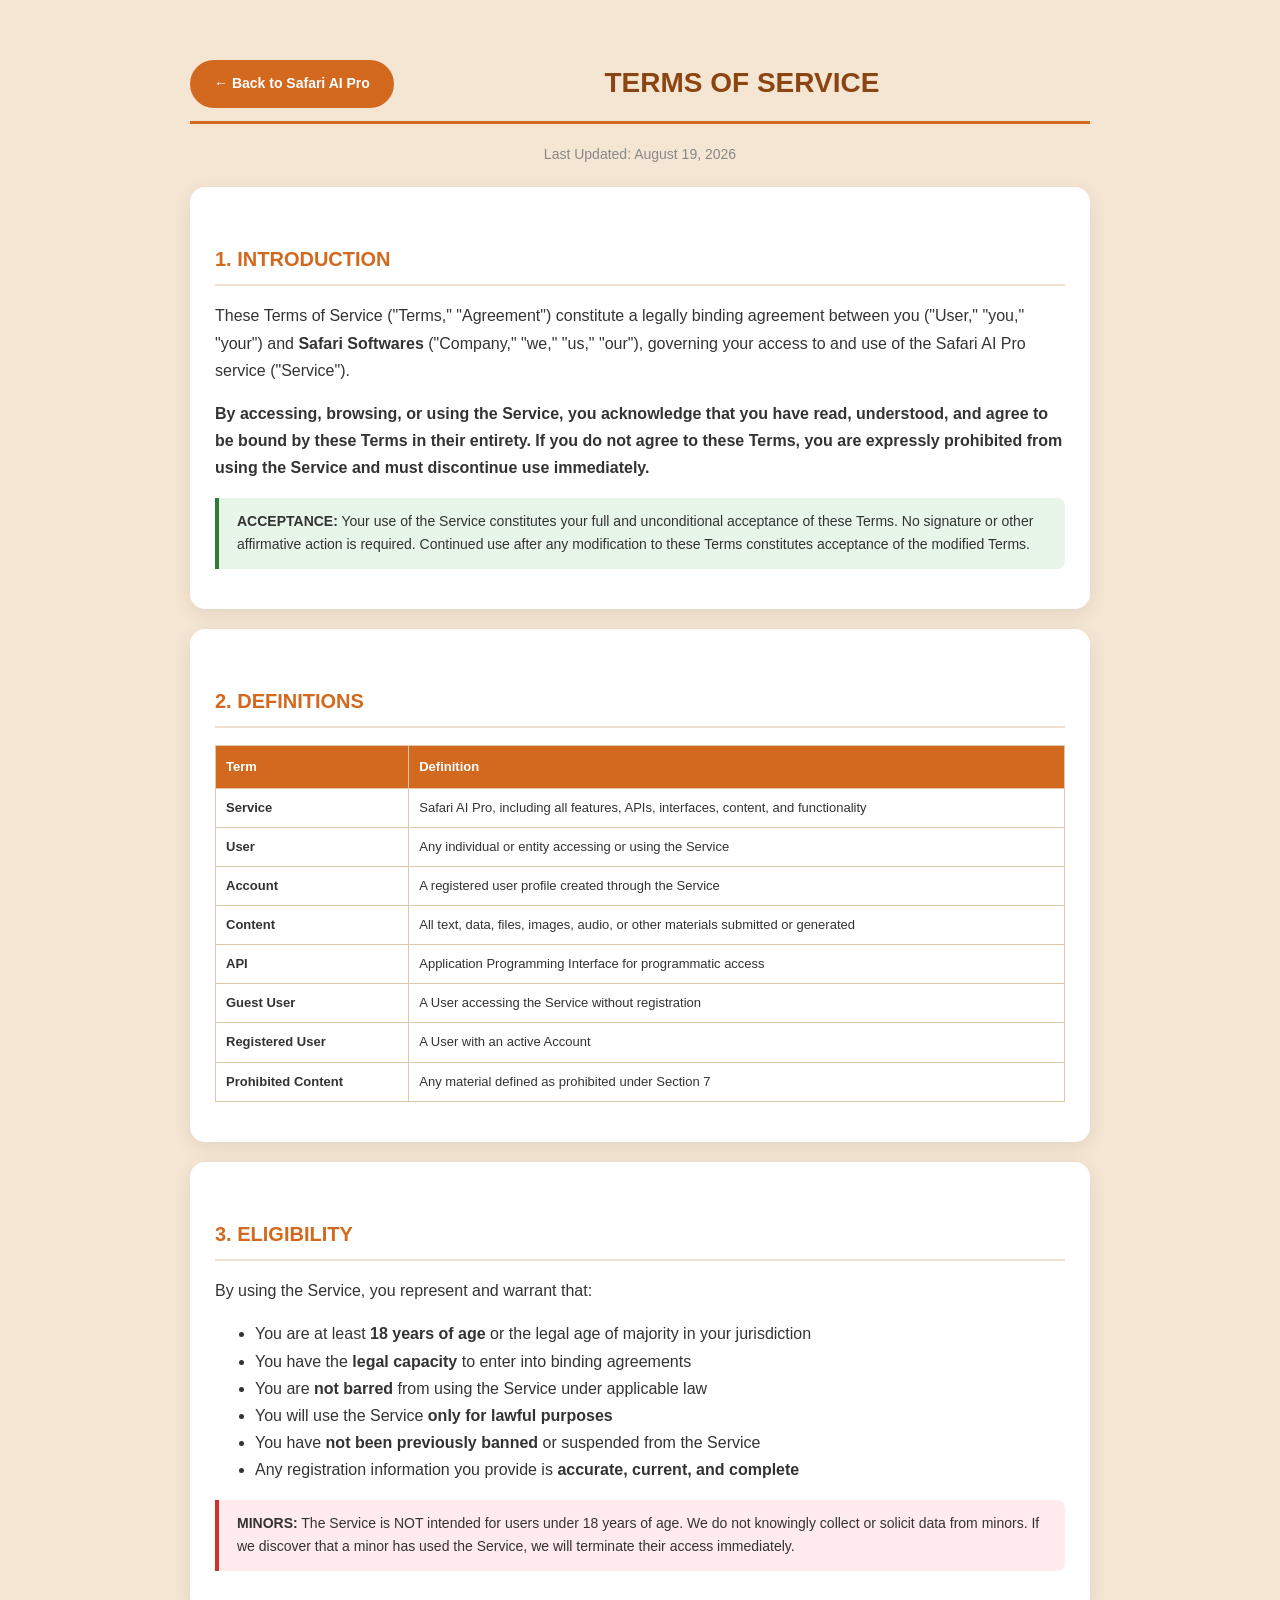
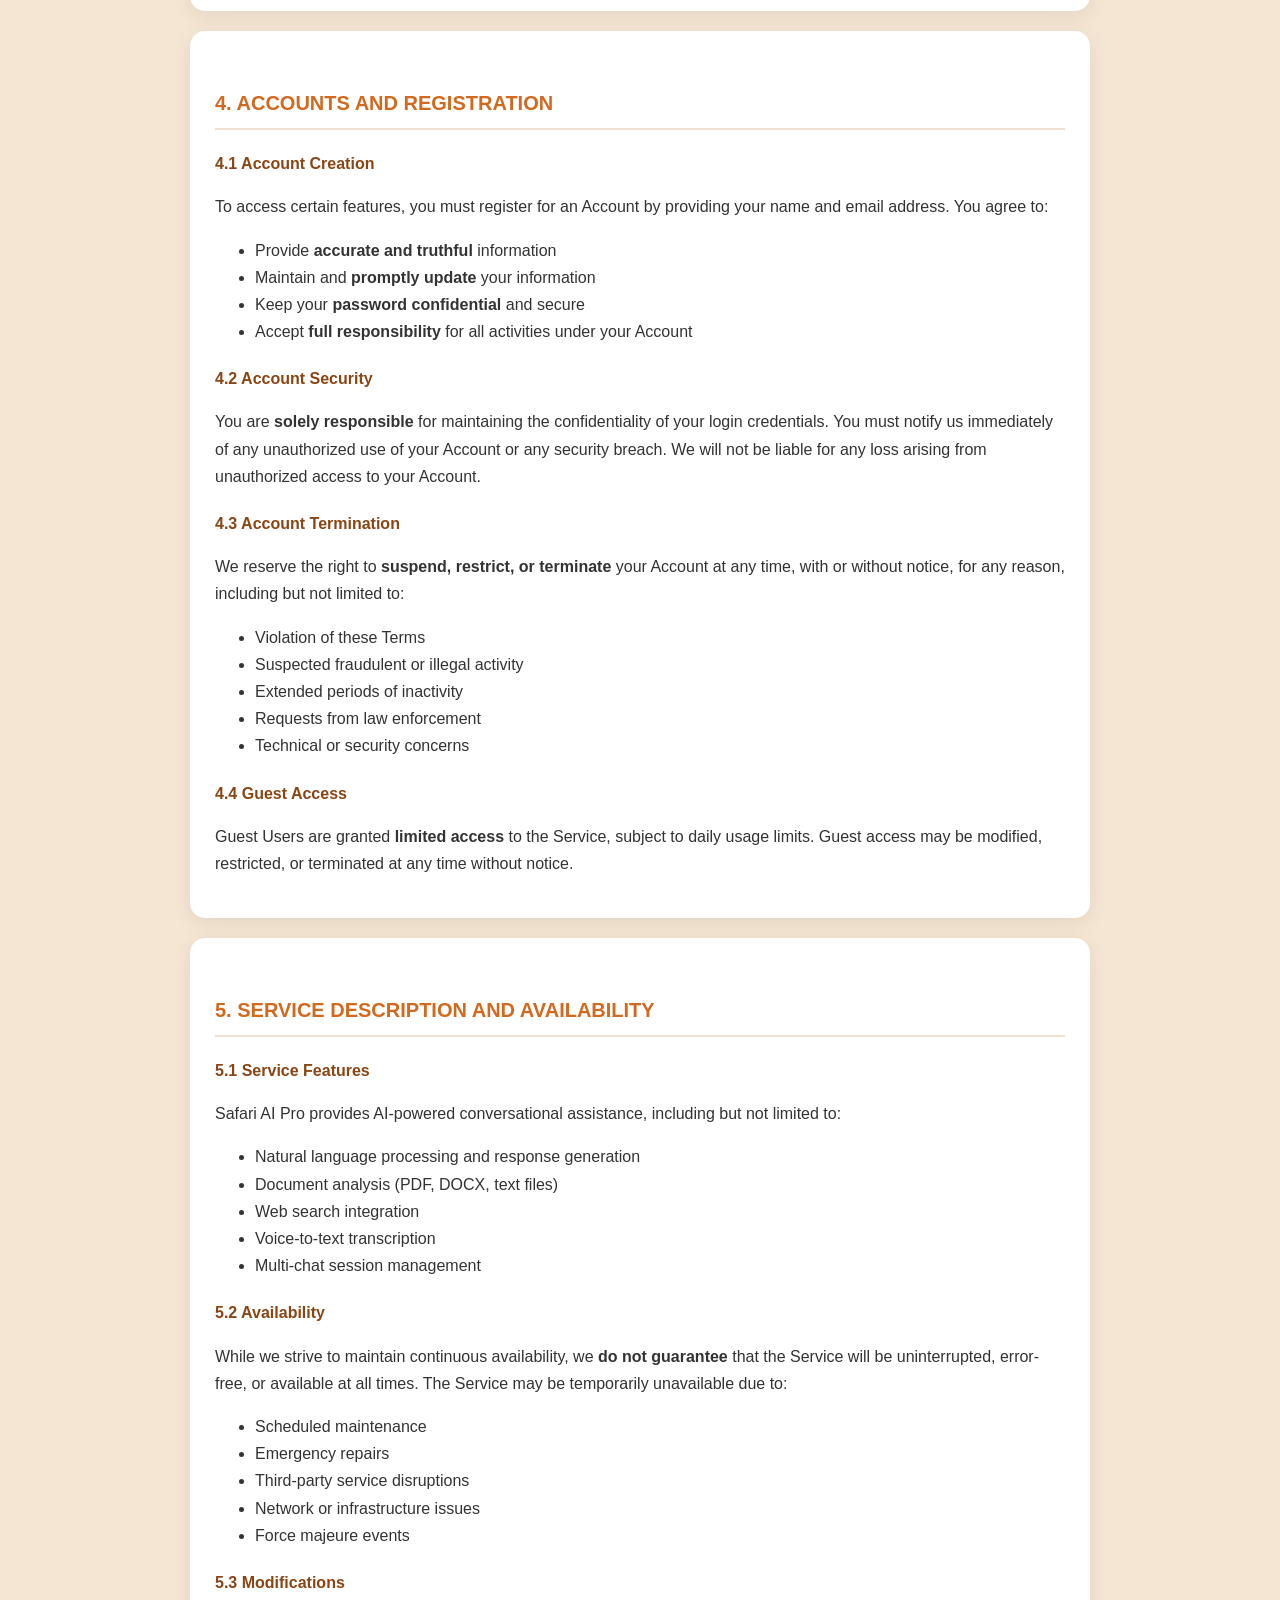
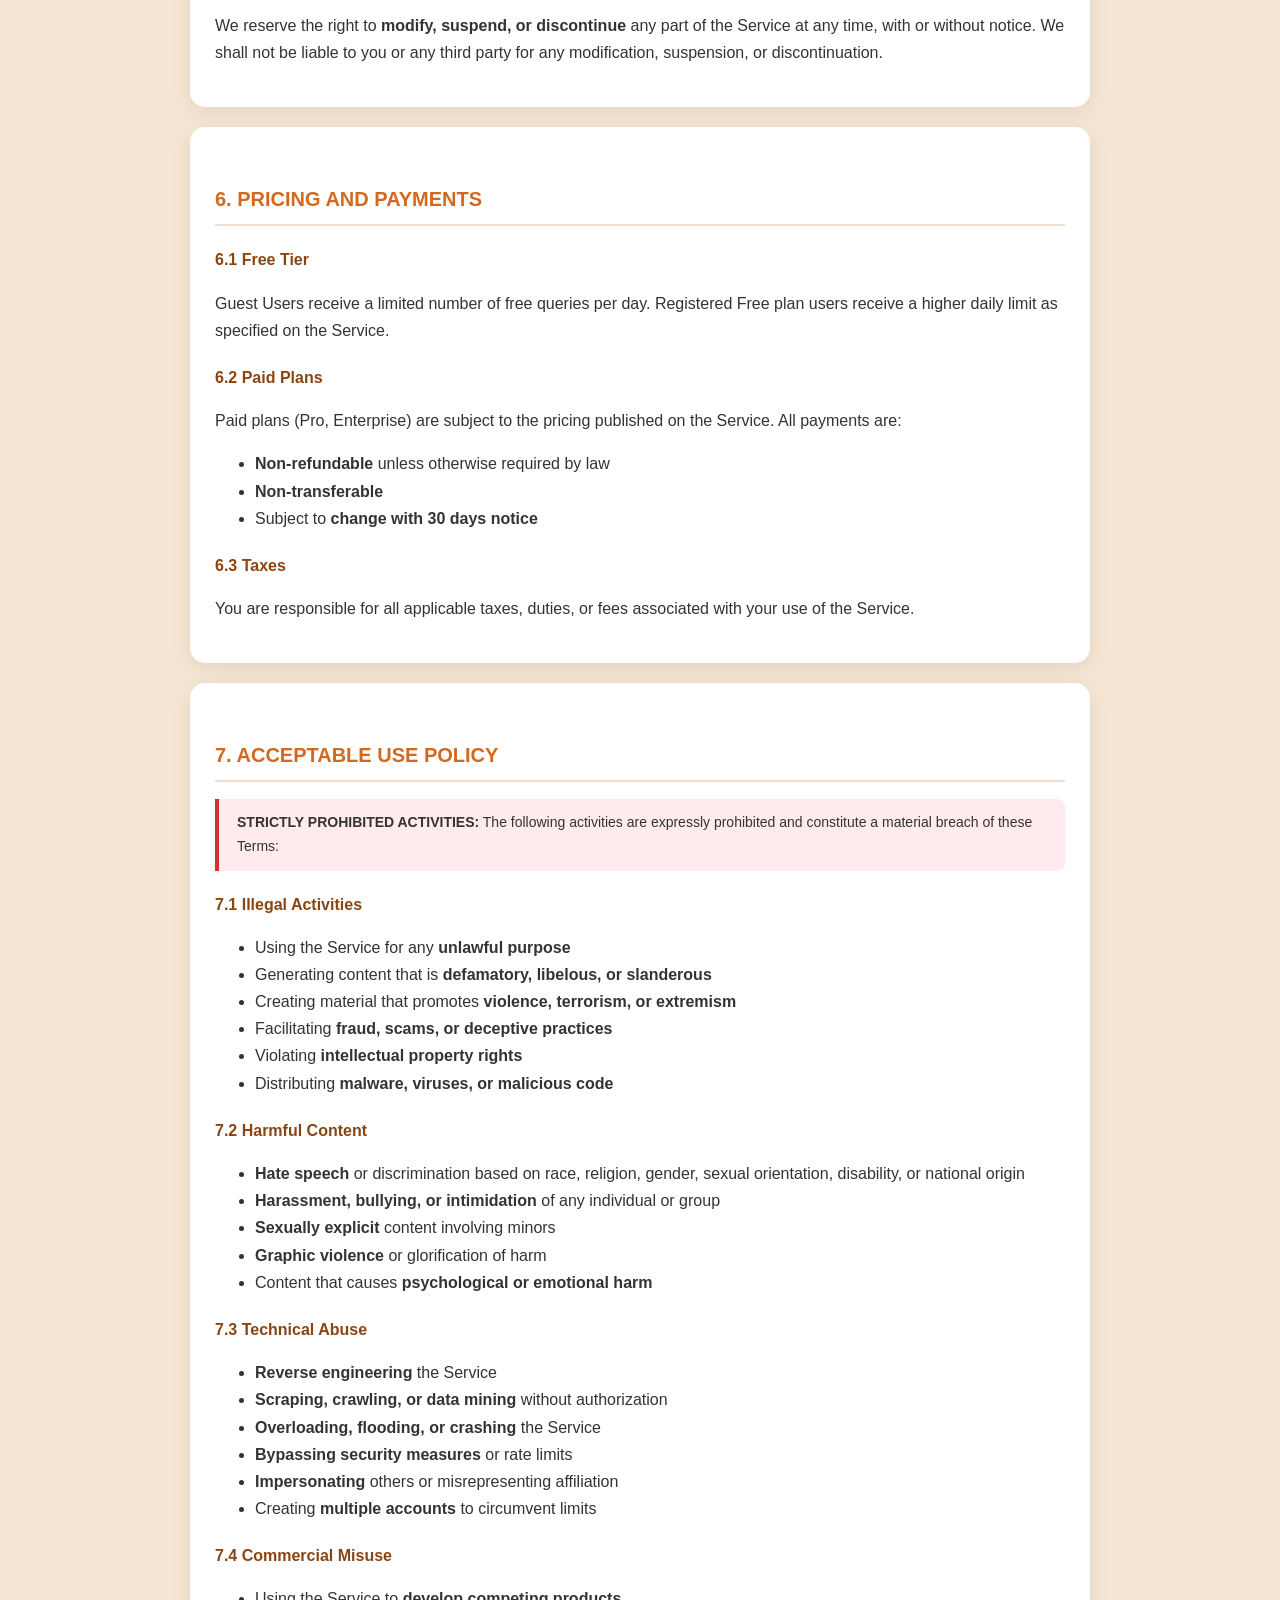
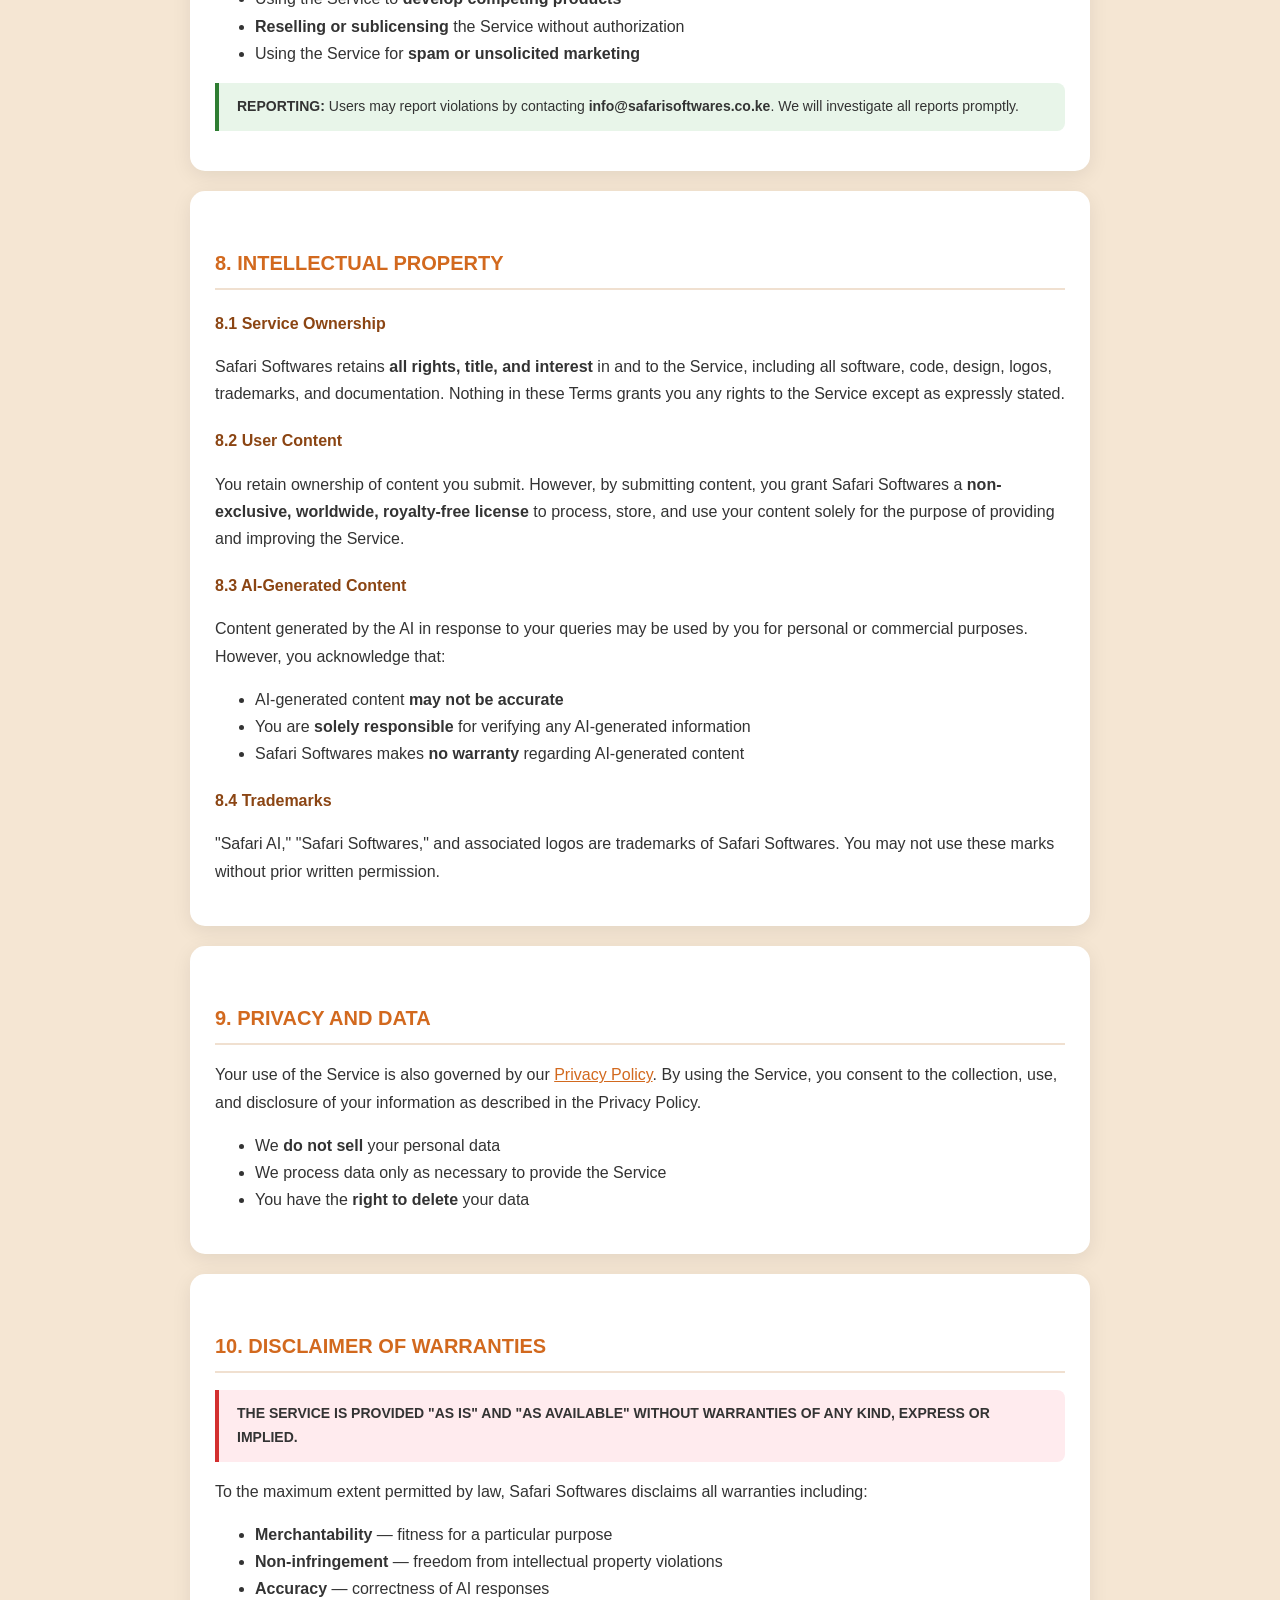
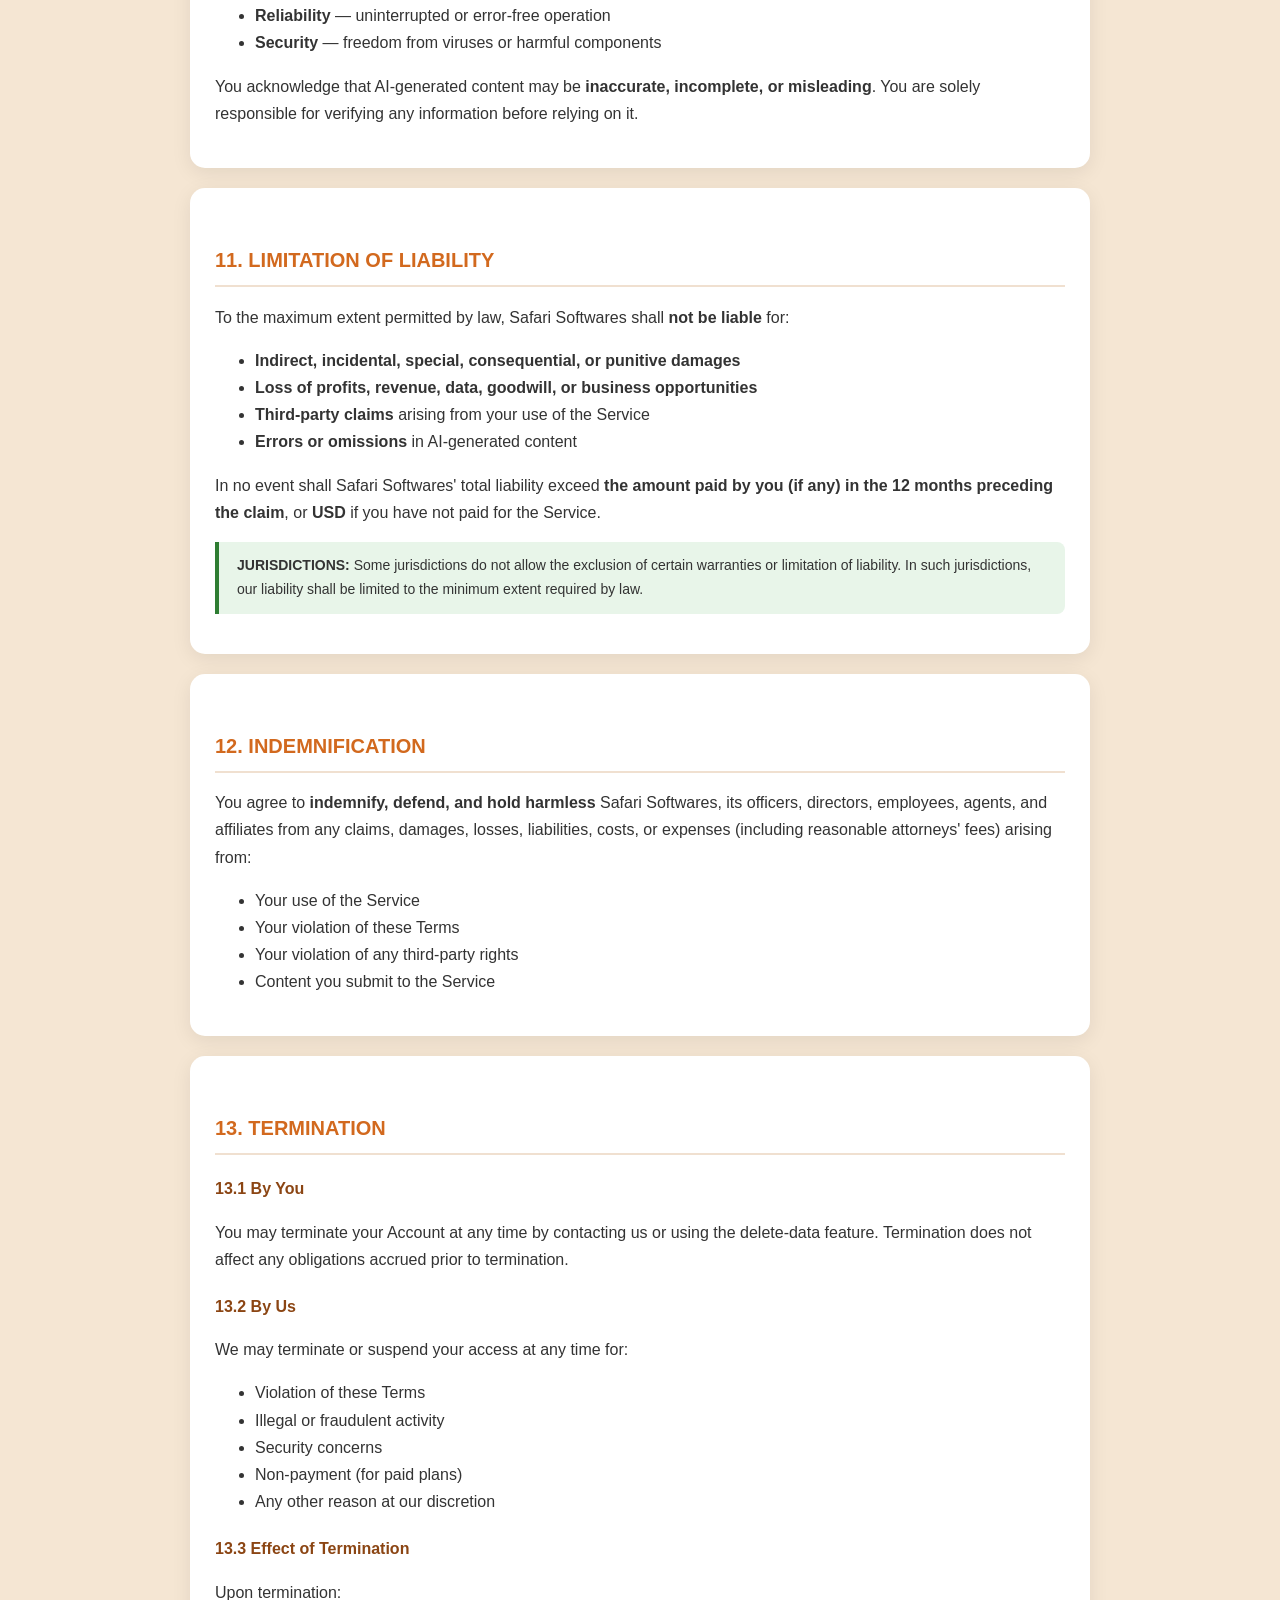
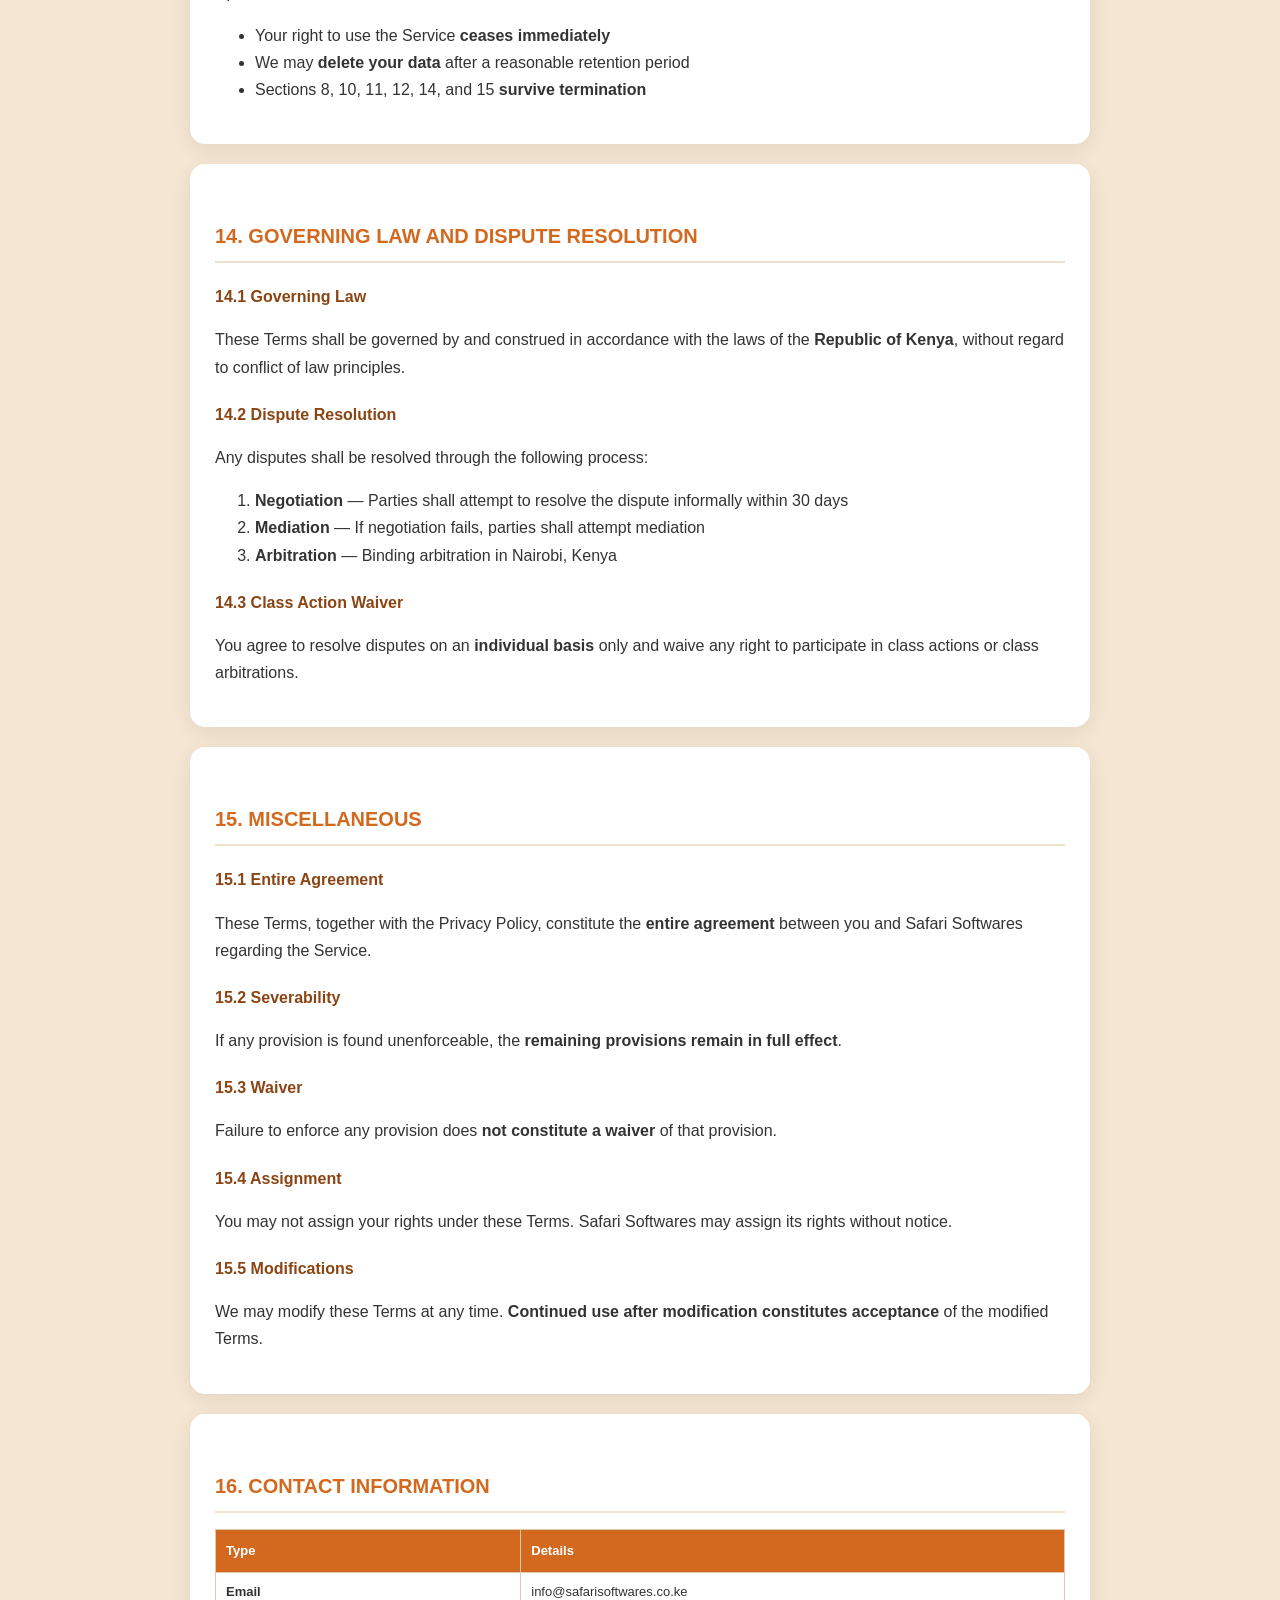
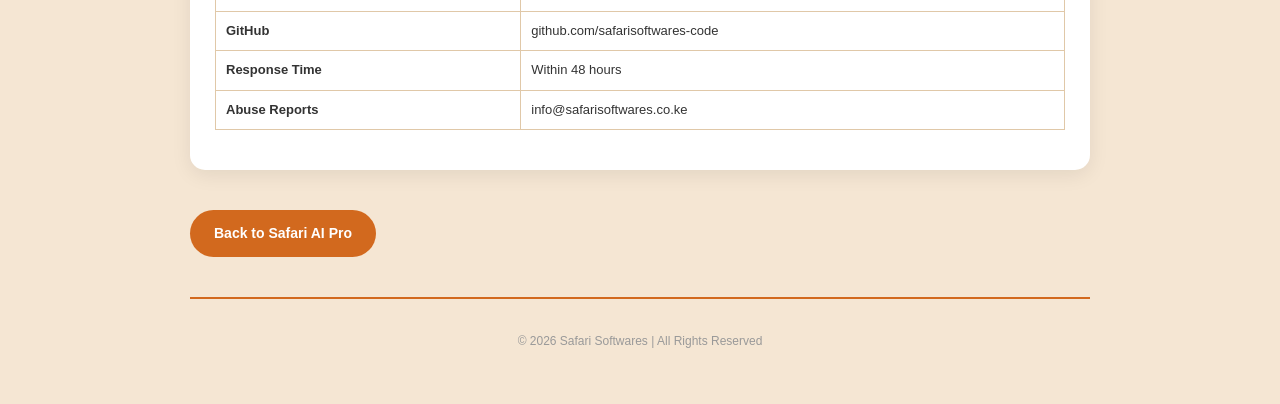
<file: templates/terms.html>
﻿<!DOCTYPE html>
<html>
<head>
<meta charset="UTF-8">
<meta name="viewport" content="width=device-width,initial-scale=1.0">
<title>Terms of Service - Safari AI Pro</title>
<style>
body{font-family:'Segoe UI',sans-serif;background:#f5e6d3;padding:40px;max-width:900px;margin:auto;line-height:1.7;color:#333}
h1{color:#8b4513;text-align:center;font-size:28px;border-bottom:3px solid #d2691e;padding-bottom:15px}
h2{color:#d2691e;font-size:20px;margin-top:30px;border-bottom:2px solid #f0e0d0;padding-bottom:8px}
h3{color:#8b4513;font-size:16px;margin-top:20px}
.section{background:#fff;border-radius:15px;padding:25px;margin:20px 0;box-shadow:0 5px 20px rgba(0,0,0,.08)}
.note{background:#fff3e0;border-left:4px solid #ff9800;padding:12px 18px;margin:15px 0;font-size:14px;border-radius:0 8px 8px 0}
.warning{background:#ffebee;border-left:4px solid #d32f2f;padding:12px 18px;margin:15px 0;font-size:14px;border-radius:0 8px 8px 0}
.highlight{background:#e8f5e9;border-left:4px solid #2e7d32;padding:12px 18px;margin:15px 0;font-size:14px;border-radius:0 8px 8px 0}
table{width:100%;border-collapse:collapse;margin:15px 0;font-size:13px}
th{background:#d2691e;color:#fff;padding:10px;text-align:left;border:1px solid #e0c8a8}
td{padding:8px 10px;border:1px solid #e0c8a8}
.back-btn{display:inline-block;background:#d2691e;color:#fff;padding:12px 24px;border-radius:25px;text-decoration:none;font-weight:bold;margin-top:20px;font-size:14px}
.top-back{margin-bottom:20px;float:left}
.back-btn:hover{background:#8b4513}
.footer{text-align:center;margin-top:40px;padding-top:20px;border-top:2px solid #d2691e;font-size:12px;color:#999}
</style>
</head>
<body>

<a href="/" class="back-btn top-back">← Back to Safari AI Pro</a>
<h1>TERMS OF SERVICE</h1>
<p style="text-align:center;color:#888;font-size:14px">Last Updated: August 19, 2026</p>

<div class="section">
<h2>1. INTRODUCTION</h2>
<p>These Terms of Service ("Terms," "Agreement") constitute a legally binding agreement between you ("User," "you," "your") and <strong>Safari Softwares</strong> ("Company," "we," "us," "our"), governing your access to and use of the Safari AI Pro service ("Service").</p>

<p><strong>By accessing, browsing, or using the Service, you acknowledge that you have read, understood, and agree to be bound by these Terms in their entirety. If you do not agree to these Terms, you are expressly prohibited from using the Service and must discontinue use immediately.</strong></p>

<div class="highlight">
<strong>ACCEPTANCE:</strong> Your use of the Service constitutes your full and unconditional acceptance of these Terms. No signature or other affirmative action is required. Continued use after any modification to these Terms constitutes acceptance of the modified Terms.
</div>
</div>

<div class="section">
<h2>2. DEFINITIONS</h2>
<table>
<tr><th>Term</th><th>Definition</th></tr>
<tr><td><strong>Service</strong></td><td>Safari AI Pro, including all features, APIs, interfaces, content, and functionality</td></tr>
<tr><td><strong>User</strong></td><td>Any individual or entity accessing or using the Service</td></tr>
<tr><td><strong>Account</strong></td><td>A registered user profile created through the Service</td></tr>
<tr><td><strong>Content</strong></td><td>All text, data, files, images, audio, or other materials submitted or generated</td></tr>
<tr><td><strong>API</strong></td><td>Application Programming Interface for programmatic access</td></tr>
<tr><td><strong>Guest User</strong></td><td>A User accessing the Service without registration</td></tr>
<tr><td><strong>Registered User</strong></td><td>A User with an active Account</td></tr>
<tr><td><strong>Prohibited Content</strong></td><td>Any material defined as prohibited under Section 7</td></tr>
</table>
</div>

<div class="section">
<h2>3. ELIGIBILITY</h2>
<p>By using the Service, you represent and warrant that:</p>
<ul>
<li>You are at least <strong>18 years of age</strong> or the legal age of majority in your jurisdiction</li>
<li>You have the <strong>legal capacity</strong> to enter into binding agreements</li>
<li>You are <strong>not barred</strong> from using the Service under applicable law</li>
<li>You will use the Service <strong>only for lawful purposes</strong></li>
<li>You have <strong>not been previously banned</strong> or suspended from the Service</li>
<li>Any registration information you provide is <strong>accurate, current, and complete</strong></li>
</ul>

<div class="warning">
<strong>MINORS:</strong> The Service is NOT intended for users under 18 years of age. We do not knowingly collect or solicit data from minors. If we discover that a minor has used the Service, we will terminate their access immediately.
</div>
</div>

<div class="section">
<h2>4. ACCOUNTS AND REGISTRATION</h2>

<h3>4.1 Account Creation</h3>
<p>To access certain features, you must register for an Account by providing your name and email address. You agree to:</p>
<ul>
<li>Provide <strong>accurate and truthful</strong> information</li>
<li>Maintain and <strong>promptly update</strong> your information</li>
<li>Keep your <strong>password confidential</strong> and secure</li>
<li>Accept <strong>full responsibility</strong> for all activities under your Account</li>
</ul>

<h3>4.2 Account Security</h3>
<p>You are <strong>solely responsible</strong> for maintaining the confidentiality of your login credentials. You must notify us immediately of any unauthorized use of your Account or any security breach. We will not be liable for any loss arising from unauthorized access to your Account.</p>

<h3>4.3 Account Termination</h3>
<p>We reserve the right to <strong>suspend, restrict, or terminate</strong> your Account at any time, with or without notice, for any reason, including but not limited to:</p>
<ul>
<li>Violation of these Terms</li>
<li>Suspected fraudulent or illegal activity</li>
<li>Extended periods of inactivity</li>
<li>Requests from law enforcement</li>
<li>Technical or security concerns</li>
</ul>

<h3>4.4 Guest Access</h3>
<p>Guest Users are granted <strong>limited access</strong> to the Service, subject to daily usage limits. Guest access may be modified, restricted, or terminated at any time without notice.</p>
</div>

<div class="section">
<h2>5. SERVICE DESCRIPTION AND AVAILABILITY</h2>

<h3>5.1 Service Features</h3>
<p>Safari AI Pro provides AI-powered conversational assistance, including but not limited to:</p>
<ul>
<li>Natural language processing and response generation</li>
<li>Document analysis (PDF, DOCX, text files)</li>
<li>Web search integration</li>
<li>Voice-to-text transcription</li>
<li>Multi-chat session management</li>
</ul>

<h3>5.2 Availability</h3>
<p>While we strive to maintain continuous availability, we <strong>do not guarantee</strong> that the Service will be uninterrupted, error-free, or available at all times. The Service may be temporarily unavailable due to:</p>
<ul>
<li>Scheduled maintenance</li>
<li>Emergency repairs</li>
<li>Third-party service disruptions</li>
<li>Network or infrastructure issues</li>
<li>Force majeure events</li>
</ul>

<h3>5.3 Modifications</h3>
<p>We reserve the right to <strong>modify, suspend, or discontinue</strong> any part of the Service at any time, with or without notice. We shall not be liable to you or any third party for any modification, suspension, or discontinuation.</p>
</div>

<div class="section">
<h2>6. PRICING AND PAYMENTS</h2>

<h3>6.1 Free Tier</h3>
<p>Guest Users receive a limited number of free queries per day. Registered Free plan users receive a higher daily limit as specified on the Service.</p>

<h3>6.2 Paid Plans</h3>
<p>Paid plans (Pro, Enterprise) are subject to the pricing published on the Service. All payments are:</p>
<ul>
<li><strong>Non-refundable</strong> unless otherwise required by law</li>
<li><strong>Non-transferable</strong></li>
<li>Subject to <strong>change with 30 days notice</strong></li>
</ul>

<h3>6.3 Taxes</h3>
<p>You are responsible for all applicable taxes, duties, or fees associated with your use of the Service.</p>
</div>

<div class="section">
<h2>7. ACCEPTABLE USE POLICY</h2>

<div class="warning">
<strong>STRICTLY PROHIBITED ACTIVITIES:</strong> The following activities are expressly prohibited and constitute a material breach of these Terms:
</div>

<h3>7.1 Illegal Activities</h3>
<ul>
<li>Using the Service for any <strong>unlawful purpose</strong></li>
<li>Generating content that is <strong>defamatory, libelous, or slanderous</strong></li>
<li>Creating material that promotes <strong>violence, terrorism, or extremism</strong></li>
<li>Facilitating <strong>fraud, scams, or deceptive practices</strong></li>
<li>Violating <strong>intellectual property rights</strong></li>
<li>Distributing <strong>malware, viruses, or malicious code</strong></li>
</ul>

<h3>7.2 Harmful Content</h3>
<ul>
<li><strong>Hate speech</strong> or discrimination based on race, religion, gender, sexual orientation, disability, or national origin</li>
<li><strong>Harassment, bullying, or intimidation</strong> of any individual or group</li>
<li><strong>Sexually explicit</strong> content involving minors</li>
<li><strong>Graphic violence</strong> or glorification of harm</li>
<li>Content that causes <strong>psychological or emotional harm</strong></li>
</ul>

<h3>7.3 Technical Abuse</h3>
<ul>
<li><strong>Reverse engineering</strong> the Service</li>
<li><strong>Scraping, crawling, or data mining</strong> without authorization</li>
<li><strong>Overloading, flooding, or crashing</strong> the Service</li>
<li><strong>Bypassing security measures</strong> or rate limits</li>
<li><strong>Impersonating</strong> others or misrepresenting affiliation</li>
<li>Creating <strong>multiple accounts</strong> to circumvent limits</li>
</ul>

<h3>7.4 Commercial Misuse</h3>
<ul>
<li>Using the Service to <strong>develop competing products</strong></li>
<li><strong>Reselling or sublicensing</strong> the Service without authorization</li>
<li>Using the Service for <strong>spam or unsolicited marketing</strong></li>
</ul>

<div class="highlight">
<strong>REPORTING:</strong> Users may report violations by contacting <strong>info@safarisoftwares.co.ke</strong>. We will investigate all reports promptly.
</div>
</div>

<div class="section">
<h2>8. INTELLECTUAL PROPERTY</h2>

<h3>8.1 Service Ownership</h3>
<p>Safari Softwares retains <strong>all rights, title, and interest</strong> in and to the Service, including all software, code, design, logos, trademarks, and documentation. Nothing in these Terms grants you any rights to the Service except as expressly stated.</p>

<h3>8.2 User Content</h3>
<p>You retain ownership of content you submit. However, by submitting content, you grant Safari Softwares a <strong>non-exclusive, worldwide, royalty-free license</strong> to process, store, and use your content solely for the purpose of providing and improving the Service.</p>

<h3>8.3 AI-Generated Content</h3>
<p>Content generated by the AI in response to your queries may be used by you for personal or commercial purposes. However, you acknowledge that:</p>
<ul>
<li>AI-generated content <strong>may not be accurate</strong></li>
<li>You are <strong>solely responsible</strong> for verifying any AI-generated information</li>
<li>Safari Softwares makes <strong>no warranty</strong> regarding AI-generated content</li>
</ul>

<h3>8.4 Trademarks</h3>
<p>"Safari AI," "Safari Softwares," and associated logos are trademarks of Safari Softwares. You may not use these marks without prior written permission.</p>
</div>

<div class="section">
<h2>9. PRIVACY AND DATA</h2>
<p>Your use of the Service is also governed by our <a href="/privacy" style="color:#d2691e">Privacy Policy</a>. By using the Service, you consent to the collection, use, and disclosure of your information as described in the Privacy Policy.</p>
<ul>
<li>We <strong>do not sell</strong> your personal data</li>
<li>We process data only as necessary to provide the Service</li>
<li>You have the <strong>right to delete</strong> your data</li>
</ul>
</div>

<div class="section">
<h2>10. DISCLAIMER OF WARRANTIES</h2>

<div class="warning">
<strong>THE SERVICE IS PROVIDED "AS IS" AND "AS AVAILABLE" WITHOUT WARRANTIES OF ANY KIND, EXPRESS OR IMPLIED.</strong>
</div>

<p>To the maximum extent permitted by law, Safari Softwares disclaims all warranties including:</p>
<ul>
<li><strong>Merchantability</strong> — fitness for a particular purpose</li>
<li><strong>Non-infringement</strong> — freedom from intellectual property violations</li>
<li><strong>Accuracy</strong> — correctness of AI responses</li>
<li><strong>Reliability</strong> — uninterrupted or error-free operation</li>
<li><strong>Security</strong> — freedom from viruses or harmful components</li>
</ul>

<p>You acknowledge that AI-generated content may be <strong>inaccurate, incomplete, or misleading</strong>. You are solely responsible for verifying any information before relying on it.</p>
</div>

<div class="section">
<h2>11. LIMITATION OF LIABILITY</h2>

<p>To the maximum extent permitted by law, Safari Softwares shall <strong>not be liable</strong> for:</p>
<ul>
<li><strong>Indirect, incidental, special, consequential, or punitive damages</strong></li>
<li><strong>Loss of profits, revenue, data, goodwill, or business opportunities</strong></li>
<li><strong>Third-party claims</strong> arising from your use of the Service</li>
<li><strong>Errors or omissions</strong> in AI-generated content</li>
</ul>

<p>In no event shall Safari Softwares' total liability exceed <strong>the amount paid by you (if any) in the 12 months preceding the claim</strong>, or <strong> USD</strong> if you have not paid for the Service.</p>

<div class="highlight">
<strong>JURISDICTIONS:</strong> Some jurisdictions do not allow the exclusion of certain warranties or limitation of liability. In such jurisdictions, our liability shall be limited to the minimum extent required by law.
</div>
</div>

<div class="section">
<h2>12. INDEMNIFICATION</h2>
<p>You agree to <strong>indemnify, defend, and hold harmless</strong> Safari Softwares, its officers, directors, employees, agents, and affiliates from any claims, damages, losses, liabilities, costs, or expenses (including reasonable attorneys' fees) arising from:</p>
<ul>
<li>Your use of the Service</li>
<li>Your violation of these Terms</li>
<li>Your violation of any third-party rights</li>
<li>Content you submit to the Service</li>
</ul>
</div>

<div class="section">
<h2>13. TERMINATION</h2>

<h3>13.1 By You</h3>
<p>You may terminate your Account at any time by contacting us or using the delete-data feature. Termination does not affect any obligations accrued prior to termination.</p>

<h3>13.2 By Us</h3>
<p>We may terminate or suspend your access at any time for:</p>
<ul>
<li>Violation of these Terms</li>
<li>Illegal or fraudulent activity</li>
<li>Security concerns</li>
<li>Non-payment (for paid plans)</li>
<li>Any other reason at our discretion</li>
</ul>

<h3>13.3 Effect of Termination</h3>
<p>Upon termination:</p>
<ul>
<li>Your right to use the Service <strong>ceases immediately</strong></li>
<li>We may <strong>delete your data</strong> after a reasonable retention period</li>
<li>Sections 8, 10, 11, 12, 14, and 15 <strong>survive termination</strong></li>
</ul>
</div>

<div class="section">
<h2>14. GOVERNING LAW AND DISPUTE RESOLUTION</h2>

<h3>14.1 Governing Law</h3>
<p>These Terms shall be governed by and construed in accordance with the laws of the <strong>Republic of Kenya</strong>, without regard to conflict of law principles.</p>

<h3>14.2 Dispute Resolution</h3>
<p>Any disputes shall be resolved through the following process:</p>
<ol>
<li><strong>Negotiation</strong> — Parties shall attempt to resolve the dispute informally within 30 days</li>
<li><strong>Mediation</strong> — If negotiation fails, parties shall attempt mediation</li>
<li><strong>Arbitration</strong> — Binding arbitration in Nairobi, Kenya</li>
</ol>

<h3>14.3 Class Action Waiver</h3>
<p>You agree to resolve disputes on an <strong>individual basis</strong> only and waive any right to participate in class actions or class arbitrations.</p>
</div>

<div class="section">
<h2>15. MISCELLANEOUS</h2>

<h3>15.1 Entire Agreement</h3>
<p>These Terms, together with the Privacy Policy, constitute the <strong>entire agreement</strong> between you and Safari Softwares regarding the Service.</p>

<h3>15.2 Severability</h3>
<p>If any provision is found unenforceable, the <strong>remaining provisions remain in full effect</strong>.</p>

<h3>15.3 Waiver</h3>
<p>Failure to enforce any provision does <strong>not constitute a waiver</strong> of that provision.</p>

<h3>15.4 Assignment</h3>
<p>You may not assign your rights under these Terms. Safari Softwares may assign its rights without notice.</p>

<h3>15.5 Modifications</h3>
<p>We may modify these Terms at any time. <strong>Continued use after modification constitutes acceptance</strong> of the modified Terms.</p>
</div>

<div class="section">
<h2>16. CONTACT INFORMATION</h2>
<table>
<tr><th>Type</th><th>Details</th></tr>
<tr><td><strong>Email</strong></td><td>info@safarisoftwares.co.ke</td></tr>
<tr><td><strong>GitHub</strong></td><td>github.com/safarisoftwares-code</td></tr>
<tr><td><strong>Response Time</strong></td><td>Within 48 hours</td></tr>
<tr><td><strong>Abuse Reports</strong></td><td>info@safarisoftwares.co.ke</td></tr>
</table>
</div>

<a href="/" class="back-btn">Back to Safari AI Pro</a>

<div class="footer">
<p>&copy; 2026 Safari Softwares | All Rights Reserved</p>
</div>

</body>
</html>
</file>
<file: static/css/style.css>
﻿*{margin:0;padding:0;box-sizing:border-box}
body{font-family:'Segoe UI',sans-serif;background:#f5e6d3;min-height:100vh;display:flex;justify-content:center;align-items:center;padding:10px}
.c{background:#fff;border-radius:20px;box-shadow:0 20px 60px rgba(0,0,0,.2);width:100%;max-width:1100px;height:100vh;display:flex;flex-direction:column;overflow:hidden}

/* HEADER */
.h{background:linear-gradient(135deg,#d2691e,#8b4513);color:#fff;padding:12px 16px;display:flex;align-items:center;gap:10px;flex-wrap:wrap;flex-shrink:0;position:sticky;top:0;z-index:100}
.h h1{font-size:16px}.h p{font-size:10px;opacity:.9}
.h-right{margin-left:auto;display:flex;gap:6px;align-items:center;flex-wrap:wrap}
.h-right a{color:#fff;text-decoration:none;font-size:11px;font-weight:bold}
.h-right button{background:#8b4513;color:#fff;border:none;padding:4px 10px;border-radius:15px;cursor:pointer;font-size:10px;font-weight:bold}
.guest-badge{background:#ff9800;color:#fff;padding:2px 7px;border-radius:10px;font-size:9px;font-weight:bold;display:none}

/* ACTION ROW */
.action-row{display:flex;justify-content:flex-end;gap:6px;padding:6px 10px;background:#fff;border-bottom:1px solid #f0e0d0;flex-shrink:0}
.chat-history-label{margin-right:auto;font-size:14px;font-weight:bold;color:#fff;background:#8b4513;padding:5px 15px;border-radius:20px;display:inline-block;line-height:1.2;align-self:center}
.action-btn{background:#d2691e;color:#fff;border:none;padding:5px 12px;border-radius:15px;cursor:pointer;font-size:11px;font-weight:bold;white-space:nowrap}
.action-danger{background:#d32f2f}

/* MAIN ROW: sidebar + chat */
.main-row{display:flex;flex:1;overflow:hidden;min-height:0;position:relative}

/* SIDEBAR */
.sidebar{display:flex;flex-direction:column;width:180px;background:#faf5f0;border-right:2px solid #e0c8a8;overflow-y:auto;flex-shrink:0}
.tabs-container{display:flex;flex-direction:column;flex:1;overflow-y:auto}
.tabs{display:flex;flex-direction:column;padding:4px}
.tab{padding:8px 10px;background:#f5e6d3;border:1px solid #e0c8a8;border-radius:8px;margin:2px 0;cursor:pointer;font-size:11px;display:flex;align-items:center;gap:4px}
.tab.active{background:#fff;border:2px solid #d2691e;font-weight:bold;color:#8b4513}
.tab .del{width:20px;height:20px;background:#e0a0a0;color:#fff;border-radius:50%;display:flex;align-items:center;justify-content:center;font-size:11px;cursor:pointer;margin-left:auto;font-weight:bold}
.tab .rename-btn{width:22px;height:22px;background:#999;color:#fff;border-radius:50%;display:flex;align-items:center;justify-content:center;font-size:10px;cursor:pointer;margin-left:3px;font-weight:bold}

/* CHAT AREA */
.chat-area{display:flex;flex-direction:column;flex:1;min-width:0;min-height:0;overflow:hidden;width:100%;max-width:100%}
#b{flex:1;overflow-y:auto;padding:10px 15px;background:#fffaf5;scroll-behavior:smooth;min-height:0}

/* MESSAGES */
.m-wrapper{display:flex;align-items:flex-end;gap:6px;margin:8px 0;width:100%;max-width:100%;overflow:hidden}
.m-wrapper.user{justify-content:flex-end}
.m-wrapper.bot{justify-content:flex-start}
.m{max-width:85%;padding:10px 14px;border-radius:16px;word-wrap:break-word;overflow-wrap:break-word;word-break:break-word;font-size:13px;line-height:1.8}
.u{background:#8b4513;color:#fff}
.s{background:#fff;border:2px solid #d2691e}

/* MARKDOWN */
.markdown-body h1,.markdown-body h2{color:#8b4513;margin:14px 0 8px;font-size:18px;font-weight:bold}
.markdown-body h3{color:#d2691e;margin:20px 0 10px;font-size:14px;font-weight:bold}
.markdown-body p{margin:14px 0;line-height:2.0}
.markdown-body strong{color:#8b4513;font-weight:bold}

/* TYPING */
.typing-indicator{display:none;padding:8px 15px;align-items:center;gap:4px}
.typing-indicator.show{display:flex}
.typing-dot{width:7px;height:7px;background:#d2691e;border-radius:50%;animation:typing 1.4s infinite}
@keyframes typing{0%,60%,100%{transform:translateY(0);opacity:.4}30%{transform:translateY(-6px);opacity:1}}

/* SINGLE INPUT BAR */
.single-bar{display:flex;align-items:center;gap:18px;padding:8px 15px;background:#fff;border-top:1px solid #f0e0d0;flex-shrink:0;position:sticky;bottom:0;z-index:100}
.single-bar .attach-btn{display:flex;align-items:center;justify-content:center;width:34px;height:34px;background:#f0e0d0;border-radius:50%;cursor:pointer;font-size:16px;flex-shrink:0;border:none}
.single-bar #q{flex:1;min-width:0;padding:10px 12px;margin-left:25px;border:2px solid #e0c8a8;border-radius:25px;font-size:14px;outline:0;min-height:40px;font-family:inherit}
.single-bar #q:focus{border-color:#d2691e}
.single-bar #askBtn{background:#d2691e;color:#fff;border:0;padding:12px 20px;border-radius:35px;cursor:pointer;font-weight:700;font-size:16px;flex-shrink:0;white-space:nowrap}

/* FOOTER */
.f{text-align:center;padding:8px 6px;font-size:9px;color:#999;flex-shrink:0;background:#fff;position:sticky;bottom:0;z-index:100}
.f a{color:#d2691e;text-decoration:none}

/* TOAST */
.toast{position:fixed;bottom:30px;left:50%;transform:translateX(-50%);background:#333;color:#fff;padding:10px 24px;border-radius:25px;font-size:14px;opacity:0;transition:opacity .3s;z-index:1000}
.toast.show{opacity:1}

/* SEARCH */
.search-bar{display:flex;align-items:center;gap:6px;padding:6px 12px;background:#fff;border-bottom:1px solid #f0e0d0;flex-shrink:0}
.search-bar input{flex:1;padding:6px 12px;border:2px solid #e0c8a8;border-radius:20px;font-size:12px;outline:0}
.search-results{display:none;background:#fff;border:2px solid #d2691e;border-radius:10px;max-height:200px;overflow-y:auto;position:absolute;z-index:100}

@media(max-width:600px){.c{height:100vh;border-radius:0}.sidebar{width:140px}}

/* MOBILE RESPONSIVE */
@media(max-width:600px){
    body{padding:0}
    .c{height:100vh;border-radius:0;max-width:100%}
    
    .h{padding:8px 10px;gap:6px}
    .h h1{font-size:14px}
    .h p{font-size:9px}
    .h-right a,.h-right button{font-size:9px;padding:3px 8px}
    
    .action-row{padding:4px 8px;gap:4px}
    .chat-history-label{font-size:11px;padding:4px 10px}
    .action-btn{font-size:10px;padding:4px 8px}
    
    .main-row{flex-direction:column}
    .sidebar{display:none;position:fixed;top:0;left:0;width:250px;height:100vh;z-index:1000;background:#faf5f0;border-right:2px solid #e0c8a8;box-shadow:2px 0 10px rgba(0,0,0,.2)}
    .sidebar.show{display:flex}
    
    .chat-area{width:100%;flex:1}
    #b{flex:1;overflow-y:auto;padding:10px 15px;background:#fffaf5;scroll-behavior:smooth;min-height:0}
    
    .m{max-width:90%;font-size:12px;padding:8px 10px}
    
    .single-bar{padding:6px 8px;gap:6px}
    .single-bar .attach-btn{width:28px;height:28px;font-size:14px}
    .single-bar #q{font-size:13px;padding:8px 10px;min-height:36px;margin-left:0}
    .single-bar #askBtn{padding:8px 16px;font-size:14px}
    
    .f{font-size:8px;padding:4px}
    .f a{font-size:8px}
}

.hamburger-btn{display:none;background:#f0e0d0;border:none;color:#8b4513;font-size:18px;cursor:pointer;padding:4px 10px;border-radius:6px;margin:6px;align-self:flex-start}
@media(max-width:600px){
    .hamburger-btn{display:block}
    .guest-badge{display:none !important}
    .h-right #userName{display:none}
    .h-right a{display:none}
    .h-right button{display:none}
}


/* LOGIN PAGE */
.login-body{display:flex;justify-content:center;align-items:center;min-height:100vh;background:#f5e6d3;padding:20px}
.login-container{background:#fff;border-radius:20px;box-shadow:0 20px 60px rgba(0,0,0,.2);width:100%;max-width:420px;padding:35px 30px;text-align:center}
.login-container h1{color:#8b4513;font-size:22px;margin-bottom:4px}
.login-container p{color:#888;font-size:13px;margin-bottom:20px}
.tab-row{display:flex;background:#faf5f0;border-radius:25px;padding:4px;margin-bottom:20px;border:1px solid #e0c8a8}
.tab-btn{flex:1;padding:10px;text-align:center;border-radius:20px;cursor:pointer;font-size:13px;font-weight:bold;color:#888;border:none;background:none;transition:all .3s}
.tab-btn.active{background:#d2691e;color:#fff}
.login-container label{display:block;font-size:12px;color:#555;margin-bottom:5px;font-weight:600;text-align:left}
.login-container input{width:100%;padding:12px 14px;border:2px solid #e0c8a8;border-radius:10px;font-size:14px;outline:0;margin-bottom:15px;transition:border .3s;box-sizing:border-box}
.login-container input:focus{border-color:#d2691e}
.login-container input::placeholder{color:#bbb}
.login-container button[type=submit]{width:100%;padding:14px;background:#d2691e;color:#fff;border:none;border-radius:10px;cursor:pointer;font-weight:bold;font-size:15px;transition:background .3s}
.login-container button[type=submit]:hover{background:#8b4513}
.forgot-link{display:block;text-align:center;margin-top:12px;color:#d2691e;text-decoration:none;font-size:12px;font-weight:600;cursor:pointer}
.forgot-link:hover{text-decoration:underline}
.back{display:block;text-align:center;margin-top:15px;color:#888;text-decoration:none;font-size:12px}
.back:hover{color:#d2691e}
.msg{padding:10px;border-radius:8px;font-size:12px;margin-top:15px;display:none;text-align:center}
.msg.success{display:block;background:#e8f5e9;color:#2e7d32}
.msg.error{display:block;background:#ffebee;color:#d32f2f}
@media(max-width:400px){
    .login-container{padding:25px 20px}
    .login-container h1{font-size:20px}
}


/* FEEDBACK */
.feedback-btn{position:fixed;bottom:100px;right:99px;background:#d2691e;color:#fff;border:none;padding:10px 14px;border-radius:25px;cursor:pointer;font-weight:bold;font-size:12px;z-index:900;box-shadow:0 4px 15px rgba(0,0,0,.2);white-space:nowrap}
@media(max-width:600px){.feedback-btn{right:9px;bottom:79px}}
.feedback-btn:hover{background:#8b4513}
.feedback-modal{display:none;position:fixed;top:0;left:0;width:100%;height:100%;background:rgba(0,0,0,.5);z-index:1000;justify-content:center;align-items:center;padding:20px}
.feedback-modal.show{display:flex}
.feedback-content{background:#fff;border-radius:15px;padding:25px;width:100%;max-width:400px;max-height:90vh;overflow-y:auto}
.feedback-content h3{color:#8b4513;font-size:18px;margin-bottom:4px;text-align:center}
.feedback-subtitle{color:#888;font-size:12px;text-align:center;margin-bottom:15px}
.star-rating{display:flex;justify-content:center;gap:8px;margin-bottom:15px;font-size:28px}
.star-rating span{cursor:pointer;transition:transform .2s;opacity:.4}
.star-rating span.active{opacity:1;transform:scale(1.2)}
.feedback-content input,.feedback-content select,.feedback-content textarea{width:100%;padding:10px 12px;border:2px solid #e0c8a8;border-radius:8px;font-size:13px;margin-bottom:10px;outline:0;box-sizing:border-box;font-family:inherit}
.feedback-content input:focus,.feedback-content select:focus,.feedback-content textarea:focus{border-color:#d2691e}
.fb-submit{width:100%;padding:12px;background:#d2691e;color:#fff;border:none;border-radius:8px;cursor:pointer;font-weight:bold;font-size:14px;margin-bottom:8px}
.fb-submit:hover{background:#8b4513}
.fb-cancel{width:100%;padding:10px;background:#f0e0d0;color:#8b4513;border:none;border-radius:8px;cursor:pointer;font-weight:bold;font-size:13px}
.fb-cancel:hover{background:#e0c8a8}


/* CHAT HISTORY TITLE IN SIDEBAR */
.chat-history-title{display:none;padding:12px 15px;font-size:14px;font-weight:bold;color:#fff;background:linear-gradient(135deg,#d2691e,#8b4513);text-align:left;flex-shrink:0}
@media(max-width:600px){
    .chat-history-title{display:block}
}


/* Hide Chrome PWA install badge */
body > div[style*='position: fixed'][style*='bottom'] {
    display: none !important;
}


/* Hide Chrome PWA install badge */
div[class*='install'], div[id*='install'], .pwa-install-banner, .chrome-install-badge {
    display: none !important;
}


/* Hide Chrome PWA install badge */
@media(max-width:600px){
    div[style*='position: fixed'][style*='bottom'], 
    div[style*='position:fixed'][style*='bottom'],
    .pwa-install-banner,
    chrome-pwa-install-banner {
        display: none !important;
    }
}
</file>
